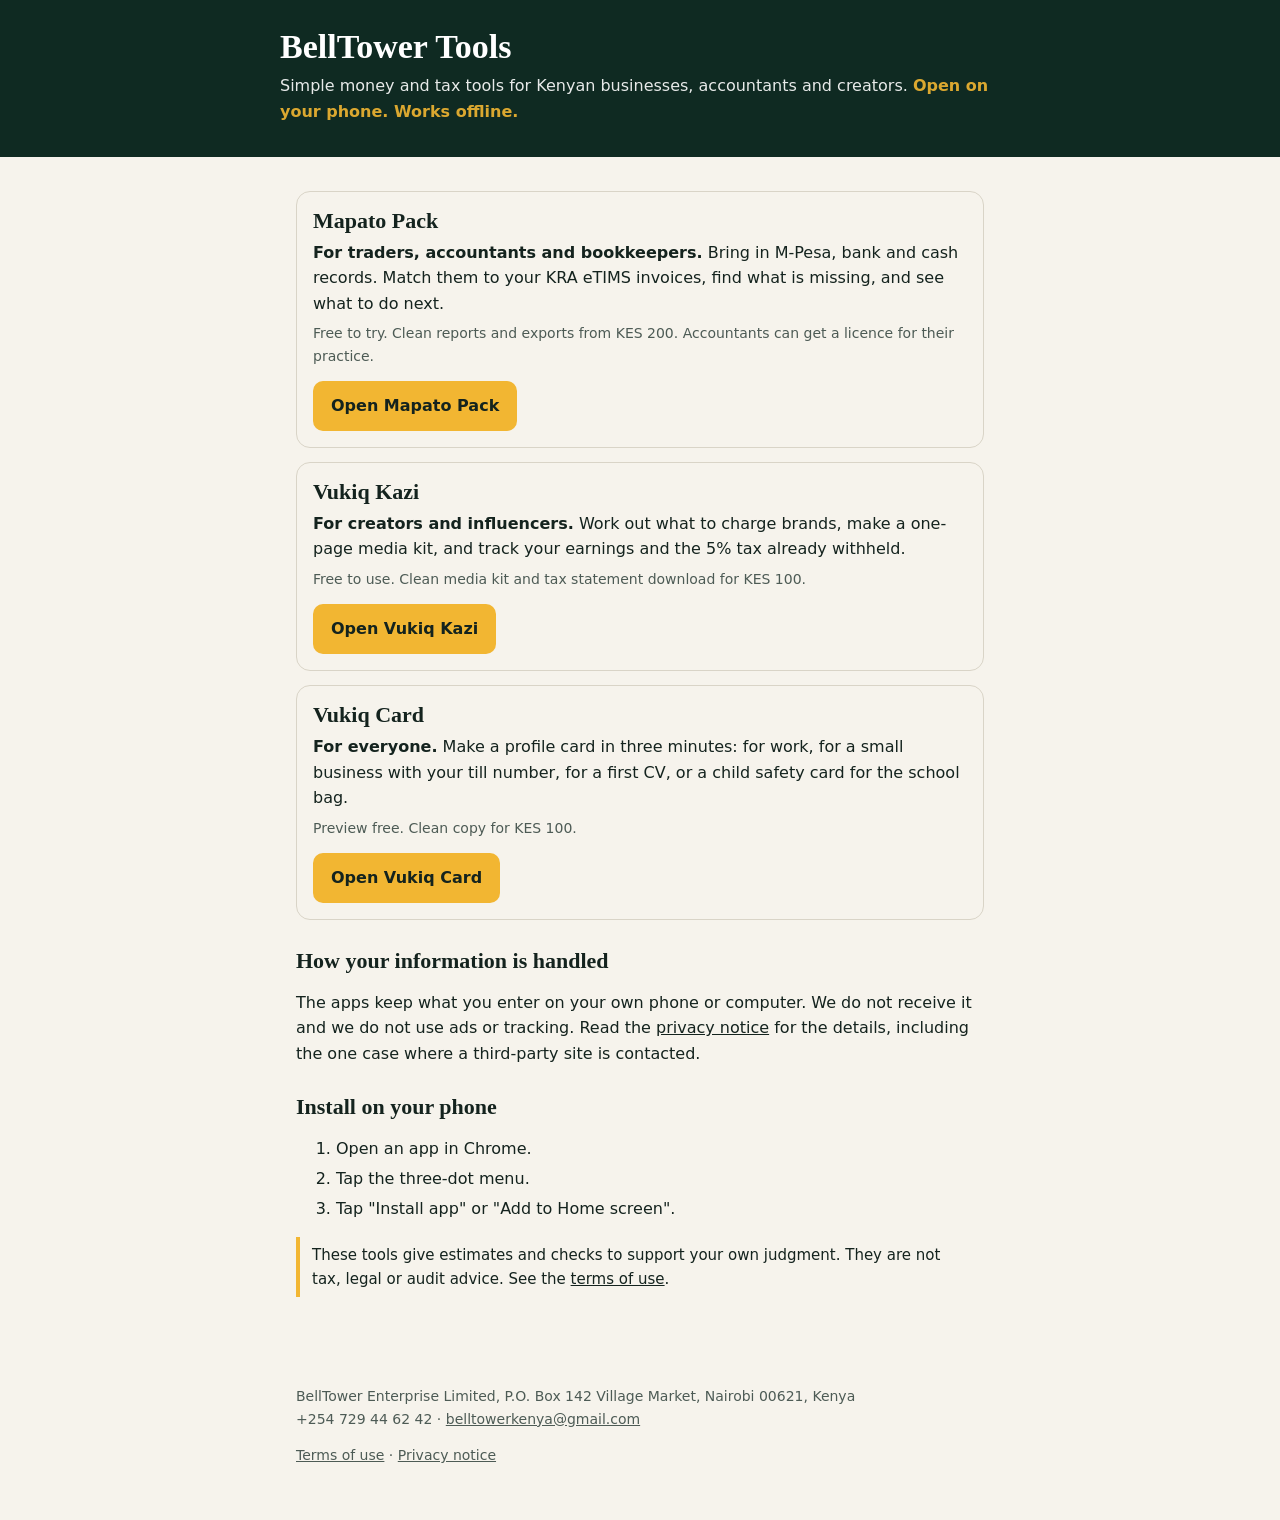
<file: index.html>
<!DOCTYPE html><html lang="en"><head><meta charset="utf-8"><meta name="viewport" content="width=device-width,initial-scale=1,viewport-fit=cover">
<meta name="theme-color" content="#0f2a22"><meta name="description" content="Money and tax tools for Kenyan businesses, accountants and creators. Works on your phone, offline.">
<title>BellTower Tools – money and tax tools for Kenya</title><link rel="icon" href="vukiq-mapato/icon.svg"><link rel="stylesheet" href="site.css"></head><body>
<header class="hero"><div><h1>BellTower Tools</h1><p>Simple money and tax tools for Kenyan businesses, accountants and creators. <span class="tag">Open on your phone. Works offline.</span></p></div></header>
<main>
<div class="card"><h2>Mapato Pack</h2><p><b>For traders, accountants and bookkeepers.</b> Bring in M-Pesa, bank and cash records. Match them to your KRA eTIMS invoices, find what is missing, and see what to do next.</p>
<p class="price">Free to try. Clean reports and exports from KES 200. Accountants can get a licence for their practice.</p><a class="btn" href="vukiq-mapato/">Open Mapato Pack</a></div>
<div class="card"><h2>Vukiq Kazi</h2><p><b>For creators and influencers.</b> Work out what to charge brands, make a one-page media kit, and track your earnings and the 5% tax already withheld.</p>
<p class="price">Free to use. Clean media kit and tax statement download for KES 100.</p><a class="btn" href="vukiq-kazi/">Open Vukiq Kazi</a></div>
<div class="card"><h2>Vukiq Card</h2><p><b>For everyone.</b> Make a profile card in three minutes: for work, for a small business with your till number, for a first CV, or a child safety card for the school bag.</p>
<p class="price">Preview free. Clean copy for KES 100.</p><a class="btn" href="vukiq/">Open Vukiq Card</a></div>
<h2>How your information is handled</h2>
<p>The apps keep what you enter on your own phone or computer. We do not receive it and we do not use ads or tracking. Read the <a href="privacy.html">privacy notice</a> for the details, including the one case where a third-party site is contacted.</p>
<h2>Install on your phone</h2>
<ol><li>Open an app in Chrome.</li><li>Tap the three-dot menu.</li><li>Tap "Install app" or "Add to Home screen".</li></ol>
<div class="note">These tools give estimates and checks to support your own judgment. They are not tax, legal or audit advice. See the <a href="terms.html">terms of use</a>.</div>
</main>
<footer><p>BellTower Enterprise Limited, P.O. Box 142 Village Market, Nairobi 00621, Kenya<br>+254 729 44 62 42 · <a href="mailto:belltowerkenya@gmail.com">belltowerkenya@gmail.com</a></p><p><a href="terms.html">Terms of use</a> · <a href="privacy.html">Privacy notice</a></p></footer></body></html>
</file>
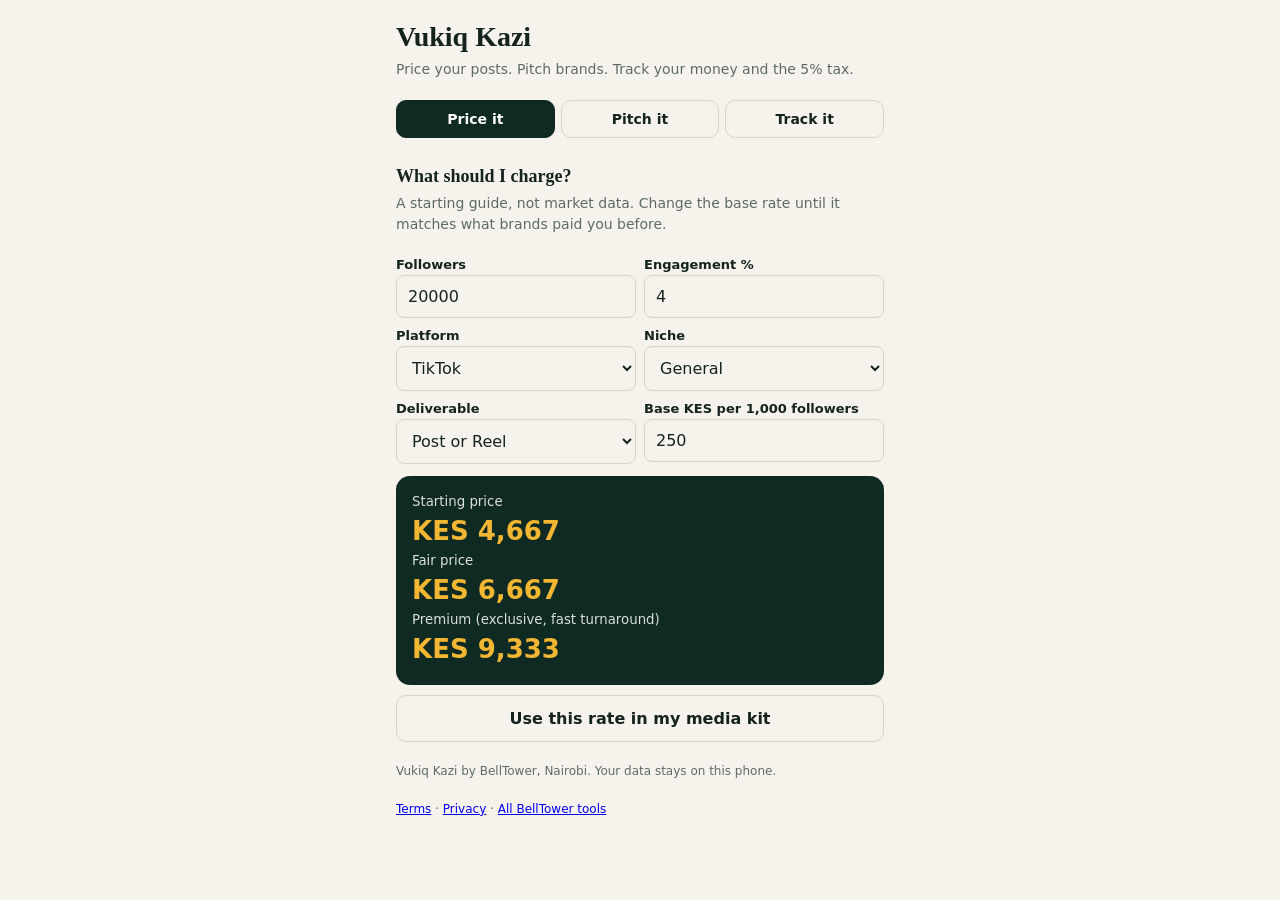
<file: vukiq-kazi/index.html>
<!DOCTYPE html><html lang="en"><head><meta charset="utf-8">
<meta name="viewport" content="width=device-width,initial-scale=1,viewport-fit=cover">
<meta name="theme-color" content="#0f2a22"><link rel="manifest" href="manifest.json"><link rel="icon" href="icon.svg">
<title>Vukiq Kazi – Price it. Pitch it. Track it.</title>
<style>
:root{--bg:#f6f3ec;--ink:#14231e;--g:#0f2a22;--gold:#f2b632;--mut:#5d6b65;--line:#d9d4c7}
@media(prefers-color-scheme:dark){:root{--bg:#0b1411;--ink:#eef0ea;--mut:#9fb0a8;--line:#27382f}}
*{box-sizing:border-box}html,body{margin:0}
body{background:var(--bg);color:var(--ink);font:16px/1.5 system-ui,sans-serif;padding:env(safe-area-inset-top) 0 env(safe-area-inset-bottom)}
main{max-width:520px;margin:auto;padding:16px 16px 70px}
h1{font:700 28px/1.1 Georgia,serif;margin:6px 0}h2{font:700 18px Georgia,serif;margin:20px 0 6px}
.s{color:var(--mut);font-size:14px;margin:0 0 12px}
label{display:block;font:600 13px system-ui;margin:10px 0 3px}
input,textarea,select{width:100%;padding:11px;border:1px solid var(--line);border-radius:8px;background:transparent;color:inherit;font:16px system-ui}
textarea{min-height:70px}:focus-visible{outline:3px solid var(--gold);outline-offset:2px}
.row{display:grid;grid-template-columns:1fr 1fr;gap:8px}
nav{display:grid;grid-template-columns:repeat(3,1fr);gap:6px;position:sticky;top:0;background:var(--bg);padding:8px 0;z-index:2}
nav button{padding:10px 4px;border:1px solid var(--line);border-radius:10px;background:transparent;color:inherit;font:600 14px system-ui}
nav button[aria-selected=true]{background:var(--g);color:#fff;border-color:var(--g)}
.btn{display:block;width:100%;padding:13px;border:0;border-radius:10px;background:var(--gold);color:#14231e;font:700 16px system-ui;margin-top:10px}
.btn.alt{background:transparent;color:inherit;border:1px solid var(--line)}
.res{background:var(--g);color:#fff;border-radius:14px;padding:16px;margin-top:12px}.res b{font-size:26px;color:var(--gold)}
.res small{display:block;opacity:.85}
.kit{background:var(--g);color:#fff;border-radius:16px;padding:20px;margin-top:12px;position:relative;overflow:hidden}
.kit h3{font:700 24px Georgia,serif;margin:0}.kit .t{color:var(--gold);font-weight:600;margin:0 0 10px}.kit p{margin:3px 0;font-size:14px}
.wm{position:absolute;inset:0;display:grid;place-items:center;font:800 50px system-ui;color:#ffffff22;transform:rotate(-20deg);pointer-events:none}
.pro .wm{display:none}
table{width:100%;border-collapse:collapse;font-size:14px;margin-top:8px}td,th{padding:6px 4px;border-bottom:1px solid var(--line);text-align:left}
td button{border:0;background:none;color:var(--mut);font-size:18px}
.pay{border:1px dashed var(--gold);border-radius:12px;padding:12px;margin-top:14px;font-size:14px}
.fine{font-size:12px;color:var(--mut);margin-top:20px}#msg{min-height:20px;font-size:14px}
section[hidden]{display:none}
@media print{body *{visibility:hidden}.kit,.kit *{visibility:visible}.kit{position:absolute;left:0;top:0;width:100%;-webkit-print-color-adjust:exact;print-color-adjust:exact}}
</style></head><body><main>
<h1>Vukiq Kazi</h1><p class="s">Price your posts. Pitch brands. Track your money and the 5% tax.</p>
<nav role="tablist"><button role="tab" data-t="rate" aria-selected="true">Price it</button><button role="tab" data-t="kit" aria-selected="false">Pitch it</button><button role="tab" data-t="inc" aria-selected="false">Track it</button></nav>

<section id="rate"><h2>What should I charge?</h2>
<p class="s">A starting guide, not market data. Change the base rate until it matches what brands paid you before.</p>
<div class="row"><div><label for="f">Followers</label><input id="f" type="number" inputmode="numeric" value="20000"></div><div><label for="g">Engagement %</label><input id="g" type="number" step="0.1" value="4"></div></div>
<div class="row"><div><label for="pl">Platform</label><select id="pl"><option value="1">TikTok</option><option value="1.2">Instagram</option><option value="1.5">YouTube</option><option value="0.8">Facebook</option><option value="0.6">WhatsApp status</option></select></div>
<div><label for="ni">Niche</label><select id="ni"><option value="1">General</option><option value="1.5">Business or money</option><option value="1.2">Fashion or beauty</option><option value="0.9">Comedy</option><option value="1.1">Education</option><option value="1">Music, MC, events</option></select></div></div>
<div class="row"><div><label for="dl">Deliverable</label><select id="dl"><option value="0.4">Story or status</option><option value="1" selected>Post or Reel</option><option value="1.5">Video integration</option><option value="2">Live session</option></select></div>
<div><label for="bs">Base KES per 1,000 followers</label><input id="bs" type="number" value="250"></div></div>
<div class="res" id="rr"></div>
<button class="btn alt" id="usek">Use this rate in my media kit</button></section>

<section id="kit" hidden><h2>Your media kit</h2>
<div class="row"><div><label for="kn">Name or brand</label><input id="kn"></div><div><label for="kw">WhatsApp</label><input id="kw" type="tel" inputmode="tel"></div></div>
<label for="kh">Platforms, one per line</label><textarea id="kh" placeholder="TikTok @name 20k&#10;Instagram @name 8k"></textarea>
<label for="ka">Your audience (city, age, interests)</label><textarea id="ka" placeholder="70% Nairobi, 18-30, fashion and campus life"></textarea>
<label for="kr">Rate per post (KES)</label><input id="kr" type="number" inputmode="numeric">
<div class="kit" id="kc"><h3 id="cn">Your name</h3><p class="t" id="cr"></p><div id="cl"></div><p id="ca"></p><p id="cw" style="color:var(--gold);font-weight:700"></p><div class="wm">PREVIEW</div></div>
<button class="btn" id="pitch">Copy pitch message for brands</button><button class="btn alt" id="prt">Print or save as PDF</button>
<div class="pay" id="pay"><b>KES 100</b> removes the watermark and unlocks the tax statement download.<br>Pay to <b id="till"></b> (<span id="tt"></span>), then enter your M-Pesa code.
<label for="c">M-Pesa code</label><input id="c" maxlength="10" autocapitalize="characters"><div id="msg" role="status"></div><button class="btn" id="unlock">Unlock</button></div></section>

<section id="inc" hidden><h2>Money in</h2>
<div class="row"><div><label for="is">Source</label><select id="is"><option>Brand deal</option><option>YouTube</option><option>Facebook</option><option>TikTok gifts</option><option>Sales</option><option>Tips</option><option>Other</option></select></div>
<div><label for="im">Gross amount (KES)</label><input id="im" type="number" inputmode="numeric"></div></div>
<label><input id="iw" type="checkbox" style="width:auto"> 5% was already withheld (platform or client)</label>
<button class="btn" id="add">Add</button>
<div class="res" id="ir"></div><table id="tb"></table>
<button class="btn alt" id="csv">Download tax statement (CSV, KES 100 unlock)</button>
<p class="fine">This is an estimate using the resident income tax bands, with only personal relief. It leaves out NSSF, SHIF, housing levy, expenses and other reliefs. Confirm your figures with KRA or an adviser. Nothing leaves your phone.</p></section>
<p class="fine">Vukiq Kazi by BellTower, Nairobi. Your data stays on this phone.</p>
<p class="fine"><a href="../terms.html">Terms</a> · <a href="../privacy.html">Privacy</a> · <a href="../">All BellTower tools</a></p>
</main>
<script>
const CONFIG={payTo:"0729 446 242",payType:"Pochi la Biashara",verifyUrl:"",price:100};
const $=i=>document.getElementById(i),K=n=>'KES '+Math.round(n).toLocaleString('en-KE');
const ld=(k,d)=>{try{return JSON.parse(localStorage.getItem(k))??d}catch(x){return d}},sv=(k,v)=>{try{localStorage.setItem(k,JSON.stringify(v))}catch(x){}};
document.querySelectorAll('nav button').forEach(b=>b.onclick=()=>{document.querySelectorAll('nav button').forEach(x=>x.setAttribute('aria-selected',x===b));['rate','kit','inc'].forEach(s=>$(s).hidden=s!==b.dataset.t)});
// Rate card
function rate(){const f=+$('f').value||0,e=+$('g').value||0,b=+$('bs').value||0;
const eng=Math.min(2.5,Math.max(.5,e/3));const mid=f/1000*b*eng*$('pl').value*$('ni').value*$('dl').value;
$('rr').innerHTML='';const mk=(t,v)=>{const d=document.createElement('small');d.textContent=t;const x=document.createElement('b');x.textContent=K(v);$('rr').append(d,x)};
mk('Starting price',mid*.7);mk('Fair price',mid);mk('Premium (exclusive, fast turnaround)',mid*1.4);window.MID=Math.round(mid/100)*100}
['f','g','pl','ni','dl','bs'].forEach(i=>$(i).oninput=rate);
$('usek').onclick=()=>{$('kr').value=window.MID;draw();document.querySelector('[data-t=kit]').click()};
// Media kit
function draw(){$('cn').textContent=$('kn').value||'Your name';$('cr').textContent=$('kr').value?'From '+K($('kr').value)+' per post':'';
$('cl').innerHTML='';$('kh').value.split('\n').filter(x=>x.trim()).slice(0,6).forEach(x=>{const p=document.createElement('p');p.textContent='• '+x;$('cl').appendChild(p)});
$('ca').textContent=$('ka').value;$('cw').textContent=$('kw').value?'WhatsApp '+$('kw').value:'';
sv('kz',{n:$('kn').value,w:$('kw').value,h:$('kh').value,a:$('ka').value,r:$('kr').value})}
['kn','kw','kh','ka','kr'].forEach(i=>$(i).oninput=draw);
$('prt').onclick=()=>print();
$('pitch').onclick=()=>{const t=`Hi, I'm ${$('kn').value||'[name]'}. I create content for ${$('ka').value||'[audience]'}.\n${$('kh').value}\nRate: from ${K($('kr').value||0)} per post. I can share past results and a media kit.\nWhatsApp: ${$('kw').value}`;
navigator.clipboard?navigator.clipboard.writeText(t).then(()=>$('msg').textContent='Copied. Paste it into WhatsApp or DM.'):0};
// Unlock
$('till').textContent=CONFIG.payTo;$('tt').textContent=CONFIG.payType;
const pro=()=>ld('kzp',false);function setPro(){$('kc').classList.add('pro');$('pay').hidden=true}
$('unlock').onclick=async()=>{const c=$('c').value.trim().toUpperCase(),u=ld('kzu',[]);
if(!/^[A-Z0-9]{10}$/.test(c)){$('msg').textContent='The code has 10 letters and numbers. Check your M-Pesa SMS.';return}
if(u.includes(c)){$('msg').textContent='This code was already used.';return}
if(CONFIG.verifyUrl){$('msg').textContent='Checking…';try{const j=await(await fetch(CONFIG.verifyUrl,{method:'POST',headers:{'Content-Type':'application/json'},body:JSON.stringify({code:c,amount:CONFIG.price})})).json();if(!j.ok){$('msg').textContent='Payment not found yet. Wait a minute and retry.';return}}catch(x){$('msg').textContent='No connection. Try again.';return}}
u.push(c);sv('kzu',u);sv('kzp',true);setPro();$('msg').textContent='Unlocked.'};
// Earnings and tax
function tax(y){const B=[[288000,.10],[100000,.25],[5612000,.30],[3600000,.325],[Infinity,.35]];let r=y,t=0;for(const[w,p]of B){const x=Math.min(r,w);t+=x*p;r-=x;if(r<=0)break}return Math.max(0,t-28800)}
function inc(){const L=ld('kzi',[]);let g=0,w=0;L.forEach(x=>{g+=x.m;if(x.w)w+=x.m*.05});
const due=tax(g);$('ir').innerHTML='';const mk=(t,v)=>{const d=document.createElement('small');d.textContent=t;const x=document.createElement('b');x.style.fontSize='20px';x.textContent=K(v);$('ir').append(d,x)};
mk('Total earned',g);mk('Tax already withheld (credit)',w);mk('Estimated tax for the year so far',due);mk('Estimated balance to pay KRA',Math.max(0,due-w));
$('tb').innerHTML='';L.slice().reverse().slice(0,30).forEach((x,i)=>{const r=$('tb').insertRow();r.insertCell().textContent=x.d;r.insertCell().textContent=x.s;r.insertCell().textContent=K(x.m)+(x.w?' *':'');const b=document.createElement('button');b.textContent='×';b.setAttribute('aria-label','Delete');b.onclick=()=>{L.splice(L.length-1-i,1);sv('kzi',L);inc()};r.insertCell().appendChild(b)})}
$('add').onclick=()=>{const m=+$('im').value;if(!(m>0))return;const L=ld('kzi',[]);L.push({d:new Date().toISOString().slice(0,10),s:$('is').value,m,w:$('iw').checked});sv('kzi',L);$('im').value='';inc()};
$('csv').onclick=()=>{if(!pro()){document.querySelector('[data-t=kit]').click();$('msg').textContent='Unlock for KES 100 to download.';return}
const L=ld('kzi',[]);const q=s=>'"'+String(s).replace(/"/g,'""')+'"';const t='Date,Source,Gross KES,Withheld 5% KES\n'+L.map(x=>[x.d,q(x.s),x.m,x.w?Math.round(x.m*.05):0].join(',')).join('\n');
const a=document.createElement('a');a.href=URL.createObjectURL(new Blob([t],{type:'text/csv'}));a.download='income-statement.csv';a.click()};
const s=ld('kz',null);if(s){$('kn').value=s.n||'';$('kw').value=s.w||'';$('kh').value=s.h||'';$('ka').value=s.a||'';$('kr').value=s.r||''}
if(pro())setPro();rate();draw();inc();
if('serviceWorker'in navigator)navigator.serviceWorker.register('sw.js').catch(()=>{});
</script></body></html>
</file>
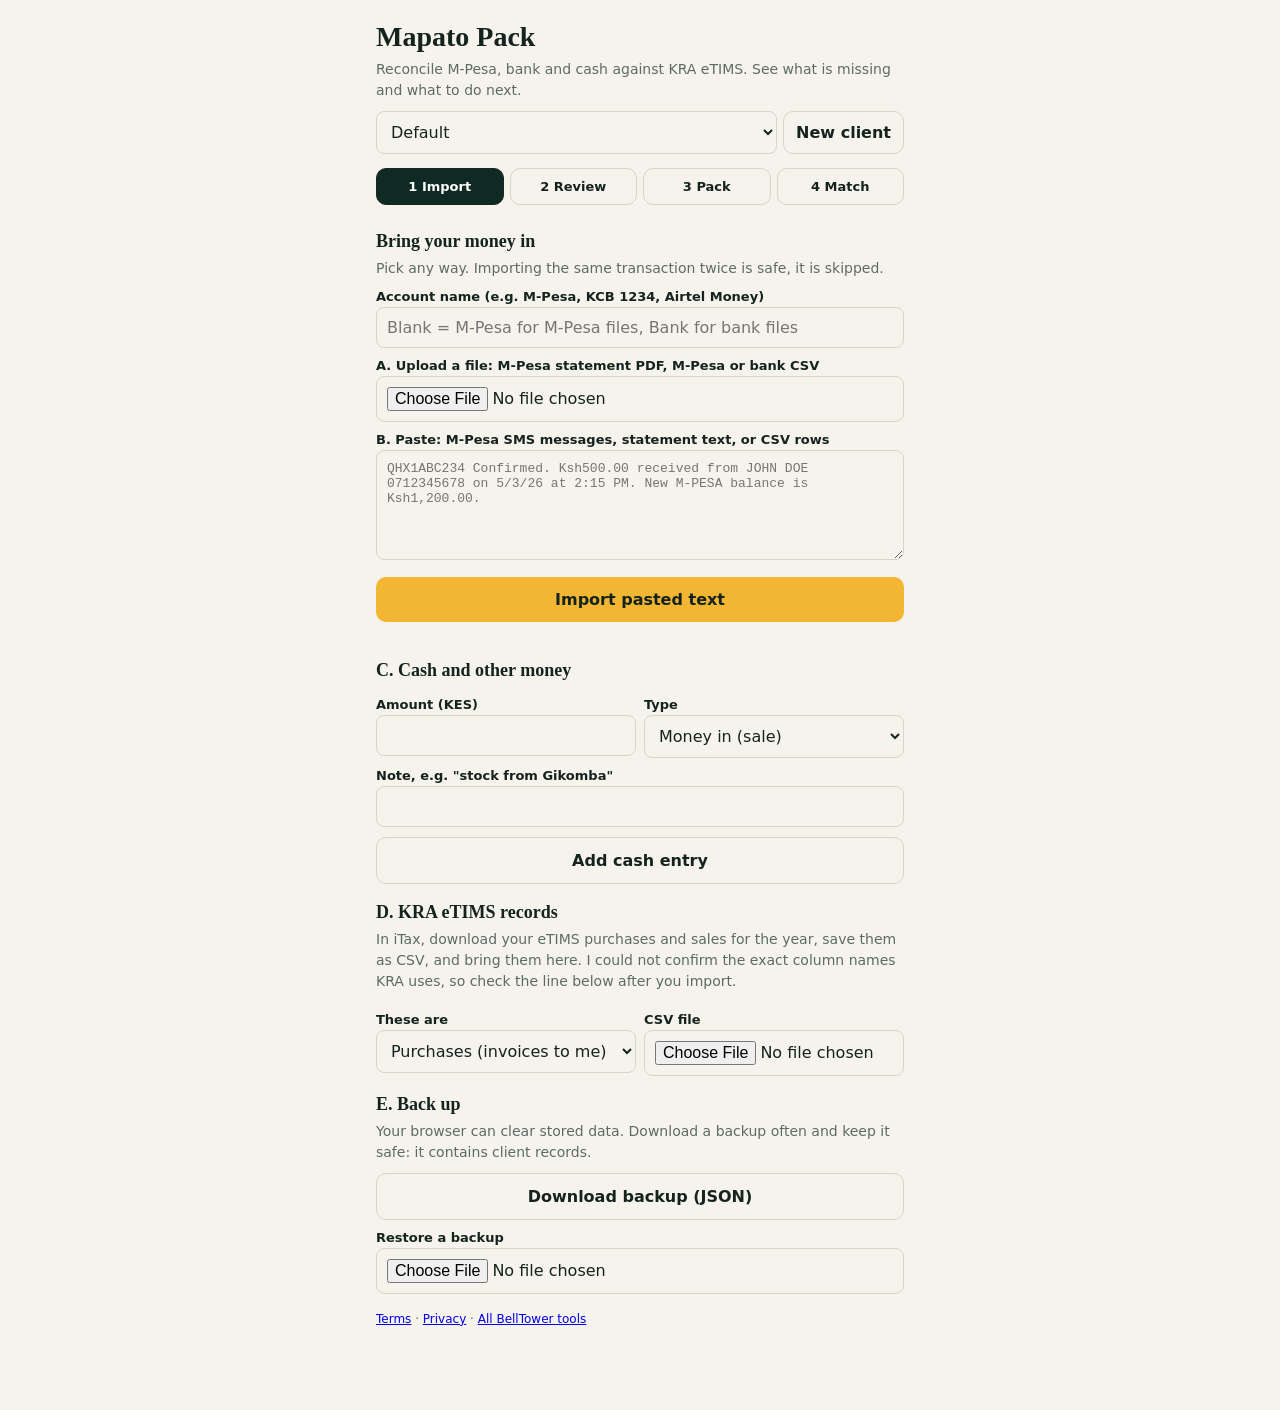
<file: vukiq-mapato/index.html>
<!DOCTYPE html><html lang="en"><head><meta charset="utf-8">
<meta name="viewport" content="width=device-width,initial-scale=1,viewport-fit=cover">
<meta http-equiv="Content-Security-Policy" content="default-src 'self'; script-src 'self' 'unsafe-inline' https://cdnjs.cloudflare.com; worker-src 'self' blob: https://cdnjs.cloudflare.com; style-src 'self' 'unsafe-inline'; img-src 'self' data: blob:; connect-src 'self' https:">
<meta name="theme-color" content="#0f2a22"><link rel="manifest" href="manifest.json"><link rel="icon" href="icon.svg">
<title>Mapato Pack</title>
<style>
:root{--bg:#f6f3ec;--ink:#14231e;--g:#0f2a22;--gold:#f2b632;--mut:#5d6b65;--line:#d9d4c7;--bad:#b3261e}
@media(prefers-color-scheme:dark){:root{--bg:#0b1411;--ink:#eef0ea;--mut:#9fb0a8;--line:#27382f;--bad:#ff8a80}}
*{box-sizing:border-box}html,body{margin:0}
body{background:var(--bg);color:var(--ink);font:16px/1.5 system-ui,sans-serif;padding:env(safe-area-inset-top) 0 env(safe-area-inset-bottom)}
main{max-width:560px;margin:auto;padding:16px 16px 70px}
h1{font:700 28px/1.1 Georgia,serif;margin:6px 0}h2{font:700 18px Georgia,serif;margin:18px 0 6px}
.s{color:var(--mut);font-size:14px;margin:0 0 10px}
label{display:block;font:600 13px system-ui;margin:10px 0 3px}
input,textarea,select{width:100%;padding:10px;border:1px solid var(--line);border-radius:8px;background:transparent;color:inherit;font:16px system-ui}
textarea{min-height:110px;font:13px monospace}:focus-visible{outline:3px solid var(--gold);outline-offset:2px}
.row{display:grid;grid-template-columns:1fr 1fr;gap:8px}
nav{display:grid;grid-template-columns:repeat(4,1fr);gap:6px;position:sticky;top:0;background:var(--bg);padding:8px 0;z-index:2}
nav button{padding:10px 2px;font-size:13px!important;border:1px solid var(--line);border-radius:10px;background:transparent;color:inherit;font:600 14px system-ui}
nav button[aria-selected=true]{background:var(--g);color:#fff;border-color:var(--g)}
.btn{display:block;width:100%;padding:13px;border:0;border-radius:10px;background:var(--gold);color:#14231e;font:700 16px system-ui;margin-top:10px}
.btn.alt{background:transparent;color:inherit;border:1px solid var(--line)}
.res{background:var(--g);color:#fff;border-radius:14px;padding:14px;margin-top:10px}.res b{font-size:22px;color:var(--gold);display:block}
.res .risk b{color:#ffb4a8}.res small{opacity:.85}
table{width:100%;border-collapse:collapse;font-size:13px;margin-top:8px}td,th{padding:5px 3px;border-bottom:1px solid var(--line);text-align:left;vertical-align:middle}
td select{padding:4px;font-size:13px}td input{width:auto}
.bar{display:grid;grid-template-columns:1fr auto;gap:6px;margin-bottom:6px}.bar .btn{margin:0;width:auto;padding:10px 12px}.step{border-left:4px solid var(--gold);padding:4px 10px;margin:8px 0;font-size:14px}.step b{display:block}
td select,td input[type=checkbox]{min-height:36px}input[type=checkbox]{width:22px!important;height:22px}.warn{background:var(--bad);color:#fff;padding:10px;border-radius:8px;margin:8px 0}.hd{font-size:12px;border-bottom:1px solid var(--line);margin-bottom:8px;padding-bottom:6px;color:var(--mut)}details{margin:10px 0;border:1px solid var(--line);border-radius:10px;padding:8px 12px}
.pay{border:1px dashed var(--gold);border-radius:12px;padding:12px;margin-top:14px;font-size:14px}
.fine{font-size:12px;color:var(--mut);margin-top:16px}#msg,#im{min-height:20px;font-size:14px}
section[hidden]{display:none}.wm{display:grid;place-items:center;font:800 22px system-ui;color:var(--mut);opacity:.5}.pro .wm{display:none}
#pk{position:relative}
@media print{body *{visibility:hidden}#pk,#pk *{visibility:visible}#pk{position:absolute;left:0;top:0;width:100%;color:#000}body.prec #pk,body.prec #pk *{visibility:hidden}body.prec #rpt,body.prec #rpt *{visibility:visible}body.prec #rpt{position:absolute;left:0;top:0;width:100%;color:#000}}
</style></head><body><main>
<h1>Mapato Pack</h1><p class="s">Reconcile M-Pesa, bank and cash against KRA eTIMS. See what is missing and what to do next.</p>
<div class="bar"><select id="cl" aria-label="Client"></select><button class="btn alt" id="ncl">New client</button></div>
<nav role="tablist"><button role="tab" data-t="imp" aria-selected="true">1 Import</button><button role="tab" data-t="rev" aria-selected="false">2 Review</button><button role="tab" data-t="pak" aria-selected="false">3 Pack</button><button role="tab" data-t="rec" aria-selected="false">4 Match</button></nav>

<div class="warn" id="wn" hidden role="alert"></div><section id="imp"><h2>Bring your money in</h2>
<p class="s">Pick any way. Importing the same transaction twice is safe, it is skipped.</p>
<label for="an">Account name (e.g. M-Pesa, KCB 1234, Airtel Money)</label><input id="an" placeholder="Blank = M-Pesa for M-Pesa files, Bank for bank files">
<label for="fl">A. Upload a file: M-Pesa statement PDF, M-Pesa or bank CSV</label><input id="fl" type="file" accept=".pdf,.csv,.txt,.tsv">
<label for="pt">B. Paste: M-Pesa SMS messages, statement text, or CSV rows</label><textarea id="pt" placeholder="QHX1ABC234 Confirmed. Ksh500.00 received from JOHN DOE 0712345678 on 5/3/26 at 2:15 PM. New M-PESA balance is Ksh1,200.00."></textarea>
<button class="btn" id="go">Import pasted text</button><div id="im" role="status"></div>
<h2>C. Cash and other money</h2>
<div class="row"><div><label for="ca">Amount (KES)</label><input id="ca" type="number" inputmode="numeric"></div><div><label for="ct">Type</label><select id="ct"><option value="in">Money in (sale)</option><option value="out">Money out (expense)</option></select></div></div>
<label for="cn">Note, e.g. "stock from Gikomba"</label><input id="cn"><button class="btn alt" id="cadd">Add cash entry</button>
<h2>D. KRA eTIMS records</h2><p class="s">In iTax, download your eTIMS purchases and sales for the year, save them as CSV, and bring them here. I could not confirm the exact column names KRA uses, so check the line below after you import.</p>
<div class="row"><div><label for="ek">These are</label><select id="ek"><option value="purchase">Purchases (invoices to me)</option><option value="sale">Sales (invoices I issued)</option></select></div><div><label for="ef">CSV file</label><input id="ef" type="file" accept=".csv,.txt"></div></div><div id="em" role="status"></div><h2>E. Back up</h2><p class="s">Your browser can clear stored data. Download a backup often and keep it safe: it contains client records.</p><button class="btn alt" id="bk">Download backup (JSON)</button><label for="rs2">Restore a backup</label><input id="rs2" type="file" accept=".json"></section>

<section id="rev" hidden><h2>Check the categories</h2>
<p class="s">Fix anything wrong. Mark "Personal" for family money. Tick eTIMS where you have a KRA invoice.</p>
<div class="row"><div><label for="yr">Year</label><select id="yr"></select></div><div><label for="fq">Show</label><select id="fq"><option value="all">All</option><option value="risk">Expenses without eTIMS</option><option value="Sale">Sales only</option></select></div></div>
<div id="ih"></div><table id="tb"></table><button class="btn alt" id="more" hidden>Show more</button><button class="btn alt" id="clr">Delete all my data</button></section>

<section id="pak" hidden><h2>Your Mapato Pack</h2><details><summary><b>Client and settings</b></summary><div class="row"><div><label for="s_pin">Client KRA PIN</label><input id="s_pin" maxlength="11"></div><div><label for="s_type">Tax basis</label><select id="s_type"><option value="ind">Individual or sole trader (bands)</option><option value="company">Company (30%)</option><option value="tot">Turnover tax (gross sales)</option></select></div></div><div class="row"><div><label for="s_tot">Turnover tax % (confirm with KRA)</label><input id="s_tot" type="number" step="0.1"></div><div><label for="s_df">Bank file date format</label><select id="s_df"><option value="dmy">Day/Month/Year</option><option value="mdy">Month/Day/Year</option></select></div></div><div class="row"><div><label for="s_tol">Match tolerance (KES)</label><input id="s_tol" type="number"></div><div><label for="s_win">Match window (days)</label><input id="s_win" type="number"></div></div><div class="row"><div><label for="s_big">Review flag from (KES)</label><input id="s_big" type="number"></div><div><label for="s_pb">Prepared by</label><input id="s_pb"></div></div><label for="s_rb">Reviewed by</label><input id="s_rb"></details><div id="pk"><div class="hd"></div><div class="res" id="sm"></div><table id="mt"></table><div class="wm">PREVIEW – KES 200 TO UNLOCK</div></div>
<button class="btn" id="csv">Download full pack (CSV)</button><button class="btn alt" id="prt">Print or save as PDF</button>
<div class="pay" id="pay"><b>KES 200</b> unlocks the pack for this phone.<br>Pay to <b id="till"></b> (<span id="tt"></span>), then enter the licence code you receive.
<label for="c">Licence code (or M-Pesa code)</label><input id="c" maxlength="10" autocapitalize="characters"><div id="msg" role="status"></div><button class="btn" id="unlock">Unlock</button></div>
<p class="fine">This is an estimate for people taxed on profit. If you pay turnover tax on gross sales, expenses do not reduce it, so the eTIMS figure does not apply to you. It ignores NSSF, SHIF, housing levy and other reliefs. Rates and rules change, so confirm with KRA or an adviser. Everything stays on this phone. Keep tax records for at least five years; confirm longer periods that apply to your firm. Cash basis only: this is not IFRS accrual accounting.</p></section>
<section id="rec" hidden><h2>Match and reconcile</h2><p class="s">Checks your accounts against each other and against eTIMS, finds gaps, and lists next steps.</p><button class="btn" id="run">Run matching and tick matched invoices</button>
<div id="rpt"><div class="hd"></div><div class="res" id="rs"></div><h2>Next steps</h2><div id="ns"></div></div>
<button class="btn alt" id="nei">Download non-eTIMS schedule (CSV)</button><button class="btn alt" id="rcv">Download reconciliation report (CSV)</button><button class="btn alt" id="rpr">Print report</button><button class="btn alt" id="lgd">Download audit log (CSV)</button><div id="rm" role="status" class="s"></div></section>
<p class="fine"><a href="../terms.html">Terms</a> · <a href="../privacy.html">Privacy</a> · <a href="../">All BellTower tools</a></p>
</main>
<script>
const CONFIG={payTo:"0729 446 242",payType:"Pochi la Biashara",verifyUrl:"",price:200,pub:{"crv":"P-256","ext":true,"key_ops":["verify"],"kty":"EC","x":"EkPgi70pp9-a4nMBUFkfV1q8V4RforU2vKCSbzJX-Lw","y":"fAj0yLkvx0tNZHMzGbQvfOfiWz7AhLMzkKmi3TUrBMk"}};
/*PARSERS*/
const num=s=>{s=String(s).trim();const neg=/^\(.*\)$/.test(s)||/-\s*$/.test(s)||/\bDr\b/i.test(s)||/^-/.test(s);const v=parseFloat(s.replace(/[^\d.]/g,''))||0;return neg?-v:v};
let DFMT='dmy';const setDfmt=f=>{DFMT=f==='mdy'?'mdy':'dmy'};
const cell=s=>{s=String(s==null?'':s);return/^[=+\-@\t\r]/.test(s)?"'"+s:s};
const okPin=p=>/^[AP]\d{9}[A-Z]$/i.test(String(p||'').trim());
const MO=['jan','feb','mar','apr','may','jun','jul','aug','sep','oct','nov','dec'];
function parseDate(s){s=String(s).trim();let m,y,mo,d;
if(m=s.match(/^(\d{4})-(\d{2})-(\d{2})/)){y=+m[1];mo=+m[2];d=+m[3]}
else if(m=s.match(/^(\d{1,2})[\/\-.](\d{1,2})[\/\-.](\d{2,4})/)){const a=+m[1],b=+m[2];y=m[3].length==2?2000+(+m[3]):+m[3];if(a>12){d=a;mo=b}else if(b>12){mo=a;d=b}else if(DFMT==='mdy'){mo=a;d=b}else{d=a;mo=b}}
else if(m=s.match(/^(\d{1,2})[ \-]([A-Za-z]{3})[a-z]*[ \-,]+(\d{2,4})/)){mo=MO.indexOf(m[2].toLowerCase())+1;d=+m[1];y=m[3].length==2?2000+(+m[3]):+m[3]}
else return'';
if(!(mo>=1&&mo<=12&&d>=1&&d<=31&&y>=2000&&y<=2100))return'';
if(d>new Date(Date.UTC(y,mo,0)).getUTCDate())return'';
return y+'-'+String(mo).padStart(2,'0')+'-'+String(d).padStart(2,'0')}
function classify(t,d){d=d||'';
if(/overdraft|od loan|fuliza|loan/i.test(d))return'Loan';
if(/reversal/i.test(d))return'Transfer';
if(t==='out'){if(/withdraw|cash out/i.test(d))return'Transfer';if(/charge|fee|transaction cost/i.test(d))return'Fee';return'Expense'}
return/deposit of funds|cash in/i.test(d)?'Transfer':'Sale'}
const mk=(id,d,t,a,p,s,bal,dt)=>({id,d,t,a,p:String(p||'').slice(0,80),s,c:classify(t,p),e:false,bal:bal==null?null:bal,dt:dt||d});
function parseStatement(x){const o=[],re=/\b([A-Z0-9]{10})\s+(\d{4}-\d{2}-\d{2})\s+(\d{2}:\d{2}:\d{2})\s+([\s\S]+?)\s+(COMPLETED|FAILED|CANCELLED)\s+([\d,]+\.\d{2})\s+([\d,]+\.\d{2})\s+(-?[\d,]+\.\d{2})/g;let m;
while(m=re.exec(x)){if(m[5]!=='COMPLETED')continue;const i=num(m[6]),w=num(m[7]);if(!i&&!w)continue;const t=i>0?'in':'out',a=i>0?i:w;
o.push(mk(m[1]+'-'+t+'-'+a,m[2],t,a,m[4].replace(/\s+/g,' ').trim(),'mpesa',num(m[8]),m[2]+' '+m[3]))}return o}
function parseSms(x){const o=[];for(const p of x.split(/(?=\b[A-Z0-9]{10}\s+Confirmed)/)){const m=p.match(/^([A-Z0-9]{10})\s+Confirmed\.?\s*([\s\S]*)/);if(!m)continue;const b=m[2];
const am=b.match(/Ksh\s?([\d,]+(?:\.\d+)?)/i);if(!am)continue;const a=num(am[1]);const dm=b.match(/\bon\s+(\d{1,2}\/\d{1,2}\/\d{2,4})/);
let t='out',pty='';
if(/received\b[\s\S]*?\bfrom/i.test(b)){t='in';pty=(b.match(/\bfrom\s+(.+?)(?:\s+\d{9,12})?\s+on\s/i)||[])[1]||''}
else if(/(?:paid to|sent to)/i.test(b)){pty=(b.match(/(?:paid to|sent to)\s+(.+?)\.?\s+on\s/i)||[])[1]||''}
else if(/withdraw/i.test(b))pty='Withdraw cash';else if(/airtime|bought/i.test(b))pty='Airtime';
const f=num((b.match(/Transaction cost,?\s*Ksh\s?([\d,]+(?:\.\d+)?)/i)||[])[1]);
const bl=(b.match(/balance is\s*Ksh\s?(-?[\d,]+(?:\.\d+)?)/i)||[])[1],tm=b.match(/\bat\s+(\d{1,2}):(\d{2})\s*(AM|PM)/i);
const d=dm?parseDate(dm[1]):'';let dt=d;if(d&&tm)dt+=' '+String((+tm[1]%12)+(/pm/i.test(tm[3])?12:0)).padStart(2,'0')+':'+tm[2]+':00';
const e=mk(m[1]+'-'+t+'-'+a,d,t,a,pty,'sms',bl==null?null:num(bl),dt);e.fx=t==='out'?f:0;o.push(e);
if(t==='out'&&f>0)o.push(mk(m[1]+'-fee',d,'out',f,'M-Pesa charge','sms',null,dt))}return o}
function csvRows(t){const r=[];let row=[],f='',q=false;for(let i=0;i<t.length;i++){const c=t[i];
if(q){if(c=='"'){if(t[i+1]=='"'){f+='"';i++}else q=false}else f+=c}
else if(c=='"')q=true;else if(c==','||c==';'||c=='\t'){row.push(f);f=''}
else if(c=='\n'||c=='\r'){if(c=='\r'&&t[i+1]=='\n')i++;row.push(f);r.push(row);row=[];f=''}else f+=c}
row.push(f);r.push(row);return r.filter(x=>x.some(y=>y.trim()))}
function parseCsv(x){const R=csvRows(x);let hi=-1;
for(let i=0;i<Math.min(R.length,20);i++){const j=R[i].join('|');if(/date|time/i.test(j)&&/credit|debit|paid in|withdraw|amount|money/i.test(j)){hi=i;break}}
if(hi<0)return[];const h=R[hi].map(c=>c.trim().toLowerCase());const F=re=>h.findIndex(c=>re.test(c));
let cD=F(/completion/);if(cD<0)cD=F(/date|time/);const cDe=F(/details|description|narrat|particular|remark/),cIn=F(/paid in|credit|money in|deposit|received/),cOut=F(/withdraw|debit|paid out|money out/),cAm=F(/^amount/),cId=F(/receipt|reference|^ref|trans(action)?[ _]?id/),cSt=F(/status/),cB=F(/balance/);
const o=[];for(const r of R.slice(hi+1)){if(cSt>=0&&r[cSt]&&!/complet|success/i.test(r[cSt]))continue;
const d=parseDate(r[cD]||'');if(!d)continue;let i=cIn>=0?num(r[cIn]):0,w=cOut>=0?Math.abs(num(r[cOut])):0;
if(!i&&!w&&cAm>=0){const v=num(r[cAm]);if(v>0)i=v;else w=-v}if(!i&&!w)continue;const t=i>0?'in':'out',a=i>0?i:w;
const desc=cDe>=0?r[cDe]:'',idc=cId>=0?(r[cId]||'').trim():'';const mp=/^[A-Z0-9]{10}$/.test(idc)&&/\d/.test(idc);
const bal=cB>=0&&(r[cB]||'').trim()!==''?num(r[cB]):null,tm=(r[cD]||'').match(/\d{2}:\d{2}:\d{2}/);
o.push(mk(mp?idc+'-'+t+'-'+a:d+'|'+a+'|'+t+'|'+desc.slice(0,30)+'|'+(bal==null?'':bal),d,t,a,desc.replace(/\s+/g,' ').trim(),mp?'mpesa':'bank',bal,d+' '+(tm?tm[0]:'00:00:00')))}return o}
function parseAny(x){let r=parseStatement(x);if(r.length)return r;r=parseSms(x);if(r.length)return r;return parseCsv(x)}
function parseEtims(x,k){const R=csvRows(x);let hi=-1;
for(let i=0;i<Math.min(R.length,20);i++){const j=R[i].join('|');if(/invoice|receipt|control/i.test(j)&&/date/i.test(j)&&/total|amount|value|gross/i.test(j)){hi=i;break}}
if(hi<0)return{rows:[],note:'I could not find the headings. The file needs columns for invoice number, date and total amount.'};
const h=R[hi].map(c=>c.trim().toLowerCase()),F=re=>h.findIndex(c=>re.test(c));
let cI=F(/invoice (no|num)|receipt (no|num)|control unit|cu inv|^invoice$|^receipt$/);if(cI<0)cI=F(/invoice|receipt|ref/);
const cD=F(/date/),cP=F(/pin/),cN=F(/name|supplier|seller|customer|buyer|trader/),cT=F(/type|document/);let cA=F(/total/);if(cA<0)cA=h.findIndex(c=>/amount|gross|value/.test(c)&&!/tax|vat/.test(c));
if(cI<0||cD<0||cA<0)return{rows:[],note:'A column is missing: invoice number, date or total amount.'};
const rows=[];for(const r of R.slice(hi+1)){const d=parseDate(r[cD]||''),raw=num(r[cA]);if(!d||!raw)continue;const inv=(r[cI]||'').trim(),pin=cP>=0?(r[cP]||'').trim():'';
rows.push({id:k+'-'+inv+'-'+raw,k,d,inv,pin,nm:cN>=0?(r[cN]||'').trim():'',a:Math.abs(raw),cn:raw<0||(cT>=0&&/credit/i.test(r[cT]||'')),bp:!!pin&&!okPin(pin)})}
return{rows,note:'Columns used: invoice "'+R[hi][cI]+'", date "'+R[hi][cD]+'", total "'+R[hi][cA]+'".'}}
function tax(y){const B=[[288000,.10],[100000,.25],[5612000,.30],[3600000,.325],[Infinity,.35]];let r=y,t=0;for(const[w,p]of B){const x=Math.min(r,w);t+=x*p;r-=x;if(r<=0)break}return Math.max(0,t-28800)}
function taxCalc(type,profit,gross,rate){if(type==='company')return Math.max(0,profit)*0.30;if(type==='tot')return Math.max(0,gross)*(rate||1.5)/100;return tax(Math.max(0,profit))}
const AC=e=>e.ac||({mpesa:'M-Pesa',sms:'M-Pesa',bank:'Bank',cash:'Cash'}[e.s]||'Other');
function recon(E,T,y,o){o=Object.assign({tol:1,win:7,big:1e6},o||{});const tol=+o.tol||0,win=+o.win||7;const ye=e=>(e.d||'').startsWith(y),dy=s=>Date.parse(s)/864e5,R={};
const toks=s=>new Set(String(s||'').toUpperCase().split(/[^A-Z0-9]+/).filter(w=>w.length>3&&!/^(PAYMENT|MERCHANT|CUSTOMER|TRANSFER|LIMITED|COMPANY)$/.test(w)));
const nm=(a,b)=>{const z=toks(b.nm||b.p);for(const w of toks(a.p))if(z.has(w))return true;return false};
const pair=(A,B,ok)=>{const bk=new Map();B.forEach(b=>{const k=Math.round(b.a);(bk.get(k)||bk.set(k,[]).get(k)).push(b)});const used=new Set(),m=[],r=Math.ceil(tol)+1,rem=new Set(A);
for(const pass of[1,0])for(const a of A){if(!rem.has(a))continue;let best=null,bs=1e9;const k0=Math.round(a.a);for(let k=k0-r;k<=k0+r;k++){const L=bk.get(k);if(!L)continue;for(const b of L){if(used.has(b)||Math.abs(b.a-a.a)>tol||(ok&&!ok(a,b)))continue;if(pass&&!nm(a,b))continue;const dd=Math.abs(dy(b.d)-dy(a.d));if(dd>win)continue;if(dd<bs){best=b;bs=dd}}}if(best){used.add(best);m.push([a,best]);rem.delete(a)}}
const un=A.filter(a=>rem.has(a));
const left=B.filter(b=>!used.has(b)),s=[];
if(!ok&&left.length&&un.length&&left.length*un.length<4e6){const ub=new Map();un.forEach(a=>{const k=Math.round(a.a);(ub.get(k)||ub.set(k,[]).get(k)).push(a)});const gone=new Set();
left.forEach(b=>{for(const a1 of un){if(gone.has(a1)||a1.a>=b.a||Math.abs(dy(a1.d)-dy(b.d))>win)continue;const k=Math.round(b.a-a1.a);for(let kk=k-1;kk<=k+1;kk++){const L=ub.get(kk);if(!L)continue;const a2=L.find(x=>x!==a1&&!gone.has(x)&&Math.abs(x.a+a1.a-b.a)<=tol&&Math.abs(dy(x.d)-dy(b.d))<=win);if(a2){gone.add(a1);gone.add(a2);gone.add(b);s.push([a1,a2,b]);return}}}});
return{m,un:un.filter(a=>!gone.has(a)),left:left.filter(b=>!gone.has(b)),s}}
return{m,un,left,s}};
const P=T.filter(t=>t.k==='purchase'&&!t.cn&&ye(t)),S=T.filter(t=>t.k==='sale'&&!t.cn&&ye(t));R.hasP=P.length>0;R.hasS=S.length>0;
R.cn=T.filter(t=>t.cn&&ye(t));R.bp=T.filter(t=>t.bp&&ye(t));R.und=E.filter(e=>!e.d).length;
R.ex=pair(E.filter(e=>ye(e)&&e.t==='out'&&e.c==='Expense'),P);
R.sa=pair(E.filter(e=>ye(e)&&e.t==='in'&&e.c==='Sale'),S);
R.tr=pair(E.filter(e=>ye(e)&&e.c==='Transfer'&&e.t==='out'),E.filter(e=>ye(e)&&e.c==='Transfer'&&e.t==='in'),(a,b)=>AC(a)!==AC(b));
R.big=E.filter(e=>ye(e)&&e.a>=o.big);R.near=E.filter(e=>ye(e)&&e.a>=o.big*.9&&e.a<o.big);
R.gaps=[];const G={};E.forEach(e=>{if(e.bal!=null)(G[AC(e)]=G[AC(e)]||[]).push(e)});
Object.keys(G).forEach(ac=>{const L=G[ac].slice().sort((a,b)=>(a.dt||'').localeCompare(b.dt||''));let cur=null,i=0;
while(i<L.length){let j=i;while(j<L.length&&L[j].dt===L[i].dt)j++;const rest=L.slice(i,j);i=j;
while(rest.length){let k=-1;const net=r=>(r.t==='in'?r.a:-r.a)-(r.fx||0);if(cur!==null)k=rest.findIndex(r=>Math.abs(cur+net(r)-r.bal)<0.02);
if(k<0){k=0;if(cur!==null){const r=rest[0];const g=r.bal-(cur+net(r));if((r.dt||'').startsWith(y))R.gaps.push({ac,at:r.dt,amt:g})}}
cur=rest.splice(k,1)[0].bal}}});
R.mm=[];const A={};E.filter(ye).forEach(e=>{(A[AC(e)]=A[AC(e)]||new Set()).add(e.d.slice(0,7))});
Object.keys(A).forEach(a=>{const ms=[...A[a]].sort();let[y0,m0]=ms[0].split('-').map(Number);const[y1,m1]=ms[ms.length-1].split('-').map(Number),miss=[];
while(y0<y1||(y0===y1&&m0<=m1)){const k=y0+'-'+String(m0).padStart(2,'0');if(!A[a].has(k))miss.push(k);if(++m0>12){m0=1;y0++}}if(miss.length)R.mm.push({ac:a,miss})});
const seen={};R.dup=0;E.filter(ye).forEach(e=>{const k=[AC(e),e.d,e.t,e.a,e.p].join('|');if(seen[k])R.dup++;seen[k]=1});return R}
const b64=u=>Uint8Array.from(atob(u.replace(/-/g,'+').replace(/_/g,'/')),c=>c.charCodeAt(0));
async function verifyLic(tok,pub){const[p,g]=String(tok).trim().split('.');if(!p||!g)return null;const key=await crypto.subtle.importKey('jwk',pub,{name:'ECDSA',namedCurve:'P-256'},false,['verify']);
if(!await crypto.subtle.verify({name:'ECDSA',hash:'SHA-256'},key,b64(g),b64(p)))return null;return JSON.parse(new TextDecoder().decode(b64(p)))}
/*END*/
const $=i=>document.getElementById(i),K=n=>'KES '+Math.round(n).toLocaleString('en-KE');
const ld=(k,d)=>{try{return JSON.parse(localStorage.getItem(k))??d}catch(x){return d}},sv=(k,v)=>{try{localStorage.setItem(k,JSON.stringify(v));return true}catch(x){const w=document.getElementById('wn');if(w){w.hidden=false;w.textContent='Storage is full or blocked. Download a backup now and remove older years. New data may not be saved.'}return false}};
if(ld('mp',null)&&!ld('mp:Default',null))sv('mp:Default',ld('mp',[]));
const DEF={type:'ind',tot:1.5,df:'dmy',tol:1,win:7,big:1000000,pb:'',rb:'',pin:''};
let CL=ld('mpcur','Default'),CLS=ld('mpcl',['Default']),E=ld('mp:'+CL,[]),T=ld('mpt:'+CL,[]),shown=40,ST=Object.assign({},DEF,ld('mps:'+CL,{})),LOG=ld('mpl:'+CL,[]),IMP=ld('mpi:'+CL,[]);
function log(a,d){LOG.push({t:new Date().toISOString(),u:ST.pb||'',a,d:String(d||'')});if(LOG.length>1000)LOG.splice(0,LOG.length-1000);sv('mpl:'+CL,LOG)}
function fillCl(){$('cl').innerHTML='';CLS.forEach(c=>$('cl').add(new Option(c,c)));$('cl').value=CL}
function sw(){sv('mpcur',CL);E=ld('mp:'+CL,[]);T=ld('mpt:'+CL,[]);ST=Object.assign({},DEF,ld('mps:'+CL,{}));LOG=ld('mpl:'+CL,[]);IMP=ld('mpi:'+CL,[]);shown=40;fillCl();fillSet();render();renderRec()}
$('cl').onchange=()=>{CL=$('cl').value;sw()};
$('ncl').onclick=()=>{const n=(prompt('Client name')||'').trim();if(!n||CLS.includes(n))return;CLS.push(n);sv('mpcl',CLS);CL=n;sw()};
document.querySelectorAll('nav button').forEach(b=>b.onclick=()=>{document.querySelectorAll('nav button').forEach(x=>x.setAttribute('aria-selected',x===b));['imp','rev','pak','rec'].forEach(s=>$(s).hidden=s!==b.dataset.t);render();if(b.dataset.t==='rec')renderRec()});
function add(list,label){const bid=Date.now();const have=new Set(E.map(e=>e.id));let n=0,dup=0;const an=$('an').value.trim();for(const e of list){if(have.has(e.id)){dup++;continue}have.add(e.id);e.b=bid;e.ac=(e.s==='cash'?'':an)||AC(e);E.push(e);n++}if(n){IMP.push({b:bid,l:label||'manual entry',n,t:new Date().toISOString().slice(0,16)});sv('mpi:'+CL,IMP);log('import',(label||'manual entry')+': '+n+' added, '+dup+' skipped')}sv('mp:'+CL,E);
$('im').textContent=n?`Added ${n} transactions${dup?', skipped '+dup+' already imported':''}. Go to Review.`:(dup?'Nothing new: all '+dup+' were already imported.':'I could not read any transactions. Try another way, or paste a few lines and check the format.');render()}
$('go').onclick=()=>add(parseAny($('pt').value),'pasted text');
$('cadd').onclick=()=>{const a=+$('ca').value;if(!(a>0))return;add([mk('cash-'+Date.now(),new Date().toISOString().slice(0,10),$('ct').value,a,$('cn').value||'Cash','cash')]);$('ca').value='';$('cn').value=''};
function loadPdf(){return new Promise((res,rej)=>{if(window.pdfjsLib)return res();const s=document.createElement('script');s.src='https://cdnjs.cloudflare.com/ajax/libs/pdf.js/3.11.174/pdf.min.js';s.onload=()=>{pdfjsLib.GlobalWorkerOptions.workerSrc='https://cdnjs.cloudflare.com/ajax/libs/pdf.js/3.11.174/pdf.worker.min.js';res()};s.onerror=()=>rej(new Error('offline'));document.head.appendChild(s)})}
async function pdfText(f){await loadPdf();const task=pdfjsLib.getDocument({data:await f.arrayBuffer()});
task.onPassword=(cb,why)=>{const p=prompt(why===2?'Wrong password. Try again:':'This PDF is locked. Enter its password (it comes in an SMS or email from Safaricom):');cb(p||'')};
const doc=await task.promise;let out='';for(let i=1;i<=doc.numPages;i++){const tc=await(await doc.getPage(i)).getTextContent();const rows={};
tc.items.forEach(it=>{const y=Math.round(it.transform[5]);(rows[y]=rows[y]||[]).push(it)});
Object.keys(rows).map(Number).sort((a,b)=>b-a).forEach(y=>{out+=rows[y].sort((a,b)=>a.transform[4]-b.transform[4]).map(i=>i.str).join(' ')+'\n'})}return out}
$('fl').onchange=async e=>{const f=e.target.files[0];if(!f)return;$('im').textContent='Reading…';
try{const t=/\.pdf$/i.test(f.name)?await pdfText(f):await f.text();add(parseAny(t),f.name)}catch(x){$('im').textContent=/offline/.test(x.message)?'PDF reading needs internet the first time. Or open the PDF and paste its text in box B.':'Could not open the file. Wrong password? You can also copy the text from the PDF and paste it in box B.'}e.target.value=''};
const CATS=['Sale','Expense','Fee','Loan','Transfer','Personal'];
function yrs(){const s=new Set(E.map(e=>(e.d||'').slice(0,4)).filter(Boolean));s.add(String(new Date().getFullYear()));const a=[...s].sort().reverse(),c=$('yr').value;$('yr').innerHTML='';a.forEach(y=>$('yr').add(new Option(y,y)));if(c&&a.includes(c))$('yr').value=c}
function sum(y){const L=E.filter(e=>(e.d||'').startsWith(y));let s=0,x=0,r=0;const M={};
L.forEach(e=>{const m=(e.d||'').slice(0,7);M[m]=M[m]||{s:0,x:0};if(e.t==='in'&&e.c==='Sale'){s+=e.a;M[m].s+=e.a}
else if(e.t==='out'&&(e.c==='Expense'||e.c==='Fee')){x+=e.a;M[m].x+=e.a;if(e.c==='Expense'&&!e.e)r+=e.a}});
const p=s-x;return{s,x,r,p,M,tx:taxCalc(ST.type,p,s,ST.tot),txr:taxCalc(ST.type,p+r,s,ST.tot),n:L.length}}
function line(box,t,v,cls){const d=document.createElement('div');if(cls)d.className=cls;const s=document.createElement('small');s.textContent=t;const b=document.createElement('b');b.textContent=v;d.append(s,b);box.appendChild(d)}
function render(){yrs();const y=$('yr').value,S=sum(y);
const box=$('sm');box.innerHTML='';line(box,'Sales '+y,K(S.s));line(box,'Expenses',K(S.x));line(box,'Profit',K(S.p));line(box,'Estimated income tax ('+({ind:'individual bands',company:'company 30%',tot:'turnover tax'}[ST.type])+')',K(S.tx));if(E.some(e=>!e.d))line(box,'Entries with no valid date (left out)',String(E.filter(e=>!e.d).length),'risk');
line(box,'Expenses without an eTIMS invoice',K(S.r),'risk');line(box,'Extra tax at risk if KRA disallows them (estimate)',ST.type==='tot'?'Not applicable: turnover tax is on gross sales':K(S.txr-S.tx),'risk');
const mt=$('mt');mt.innerHTML='<tr><th>Month</th><th>Sales</th><th>Expenses</th><th>Profit</th></tr>';Object.keys(S.M).sort().forEach(m=>{const r=mt.insertRow();[m,K(S.M[m].s),K(S.M[m].x),K(S.M[m].s-S.M[m].x)].forEach(v=>r.insertCell().textContent=v)});
const q=$('fq').value;let L=E.filter(e=>(e.d||'').startsWith(y)||!e.d);if(q==='risk')L=L.filter(e=>e.t==='out'&&e.c==='Expense'&&!e.e);else if(q==='Sale')L=L.filter(e=>e.c==='Sale');
L=L.slice().sort((a,b)=>(b.d||'').localeCompare(a.d||''));const tb=$('tb');tb.innerHTML='<tr><th>Date</th><th>Who</th><th>KES</th><th>Type</th><th>eTIMS</th></tr>';
L.slice(0,shown).forEach(e=>{const r=tb.insertRow();r.insertCell().textContent=(e.d||'?').slice(5);r.insertCell().textContent=(e.t==='in'?'+ ':'− ')+e.p;r.insertCell().textContent=Math.round(e.a).toLocaleString('en-KE');
const s=document.createElement('select');CATS.forEach(c=>s.add(new Option(c,c)));s.value=e.c;s.setAttribute('aria-label','Category');s.onchange=()=>{log('category',e.id+': '+e.c+' to '+s.value);e.c=s.value;sv('mp:'+CL,E);render()};r.insertCell().appendChild(s);
const c=r.insertCell();if(e.t==='out'&&e.c==='Expense'){const k=document.createElement('input');k.type='checkbox';k.checked=e.e;k.setAttribute('aria-label','Has eTIMS invoice');k.onchange=()=>{e.e=k.checked;log('eTIMS tick',e.id+': '+k.checked);sv('mp:'+CL,E);render()};c.appendChild(k)}});
$('more').hidden=L.length<=shown;renderImp();hdr()}
$('yr').onchange=$('fq').onchange=()=>{shown=40;render()};$('more').onclick=()=>{shown+=40;render()};
$('clr').onclick=()=>{if(confirm('Delete all data for client '+CL+' on this phone?')){E=[];sv('mp:'+CL,E);render()}};
$('till').textContent=CONFIG.payTo;$('tt').textContent=CONFIG.payType;
const pro=()=>{if(CONFIG.pub){const L=ld('mplic',null);return !!L&&new Date(L.e)>=new Date()}return ld('mpp',false)};function setPro(){$('pk').classList.add('pro');$('pay').hidden=true}
$('unlock').onclick=async()=>{const c=$('c').value.trim().toUpperCase(),u=ld('mpu',[]);
if(!/^[A-Z0-9]{10}$/.test(c)){$('msg').textContent='The code has 10 letters and numbers. Check your M-Pesa SMS.';return}
if(u.includes(c)){$('msg').textContent='This code was already used.';return}
if(CONFIG.verifyUrl){$('msg').textContent='Checking…';try{const j=await(await fetch(CONFIG.verifyUrl,{method:'POST',headers:{'Content-Type':'application/json'},body:JSON.stringify({code:c,amount:CONFIG.price})})).json();if(!j.ok){$('msg').textContent='Payment not found yet. Wait a minute and retry.';return}}catch(x){$('msg').textContent='No connection. Try again.';return}}
u.push(c);sv('mpu',u);sv('mpp',true);setPro();$('msg').textContent='Unlocked.'};
const need=()=>{if(!pro()){$('msg').textContent='Unlock for KES 200 to download or print without the preview mark.';return false}return true};
$('prt').onclick=()=>{if(pro())print();else need()};
$('csv').onclick=()=>{if(!need())return;const q=s=>'"'+cell(s).replace(/"/g,'""')+'"',y=$('yr').value,S=sum(y);
let t=`Mapato Pack ${y}\nSales,${Math.round(S.s)}\nExpenses,${Math.round(S.x)}\nProfit,${Math.round(S.p)}\nExpenses without eTIMS,${Math.round(S.r)}\nExtra tax at risk (estimate),${Math.round(S.txr-S.tx)}\n\nDate,Direction,Amount KES,Who,Type,Source,Has eTIMS\n`;
t+=E.filter(e=>(e.d||'').startsWith(y)).map(e=>[e.d,e.t,e.a,q(e.p),e.c,e.s,e.t==='out'&&e.c==='Expense'?(e.e?'yes':'no'):''].join(',')).join('\n');
const a=document.createElement('a');a.href=URL.createObjectURL(new Blob([t],{type:'text/csv'}));a.download='mapato-pack-'+y+'.csv';a.click()};
$('ef').onchange=async e=>{const f=e.target.files[0];if(!f)return;const r=parseEtims(await f.text(),$('ek').value);const have=new Set(T.map(t=>t.id));let n=0;r.rows.forEach(t=>{if(!have.has(t.id)){have.add(t.id);T.push(t);n++}});sv('mpt:'+CL,T);$('em').textContent=(n?'Added '+n+' invoices. ':'Nothing added. ')+r.note;e.target.value=''};
const sm2=L=>L.reduce((s,x)=>s+x.a,0);
function renderRec(){const y=$('yr').value||String(new Date().getFullYear()),R=recon(E,T,y,ST),b=$('rs');b.innerHTML='';
line(b,'eTIMS purchase invoices imported for '+y,R.hasP?String(R.ex.m.length+R.ex.left.length):'None yet. Import them (tab 1, D).');
line(b,'Expenses matched to an eTIMS invoice',R.ex.m.length+' ('+K(sm2(R.ex.m.map(p=>p[0])))+')');
line(b,'Expenses with no eTIMS match',R.ex.un.length+' ('+K(sm2(R.ex.un))+')','risk');
if(R.hasP)line(b,'eTIMS purchase invoices with no payment found',R.ex.left.length+' ('+K(sm2(R.ex.left))+')','risk');
line(b,'Sales without an eTIMS sales invoice',R.hasS?R.sa.un.length+' ('+K(sm2(R.sa.un))+')':'Import eTIMS sales to check','risk');
if(R.hasS)line(b,'eTIMS sales invoices with no money in found',R.sa.left.length+' ('+K(sm2(R.sa.left))+')','risk');
line(b,'Statement balance gaps',R.gaps.length+' ('+K(R.gaps.reduce((s,g)=>s+Math.abs(g.amt),0))+')','risk');
line(b,'Transfers with no matching other side',String(R.tr.un.length+R.tr.left.length),'risk');
line(b,'Months with no records',R.mm.map(x=>x.ac+': '+x.miss.join(', ')).join('; ')||'None');
if(R.ex.s.length)line(b,'Split payments matched (2 payments to 1 invoice)',String(R.ex.s.length));
if(R.cn.length)line(b,'eTIMS credit notes (kept out of matching)',R.cn.length+' ('+K(sm2(R.cn))+')','risk');
if(R.bp.length)line(b,'eTIMS rows with an invalid PIN format',String(R.bp.length),'risk');
line(b,'Large items for review (from '+K(ST.big)+')',R.big.length+' large, '+R.near.length+' just below','risk');
if(R.und)line(b,'Entries with no valid date (left out)',String(R.und),'risk');
if(R.dup)line(b,'Possible duplicate rows',String(R.dup),'risk');
const ns=$('ns');ns.innerHTML='';let n=0;const st=(t,d)=>{const x=document.createElement('div');x.className='step';const h=document.createElement('b');h.textContent=(++n)+'. '+t;const p=document.createElement('span');p.textContent=d;x.append(h,p);ns.appendChild(x)};
if(R.mm.length||R.gaps.length)st('Complete the records first','Download and import the missing statements. '+R.mm.map(x=>x.ac+' has no records for '+x.miss.join(', ')).join('; ')+(R.gaps.length?' Balance gaps mean rows are missing near: '+R.gaps.slice(0,5).map(g=>g.ac+' '+(g.at||'').slice(0,10)+' ('+K(Math.abs(g.amt))+')').join(', ')+'.':''));
if(!R.hasP)st('Get your eTIMS purchases','In iTax, download your eTIMS purchases for '+y+', save as CSV, and import them (tab 1, section D). Then run matching again.');
if(R.hasP&&R.ex.un.length)st('Fix '+R.ex.un.length+' expenses without an eTIMS invoice ('+K(sm2(R.ex.un))+')','For each one: (a) ask the supplier for an eTIMS invoice that shows your PIN as buyer; (b) if the supplier is a small business, KRA describes buyer-initiated invoicing on eCitizen for turnover up to KES 5 million, so you can raise it for them; (c) check any invoice by its QR code or the invoice checker in iTax; (d) if none is possible and the expense is genuine, put it on the non-eTIMS schedule (download below) and upload it in iTax under Returns, Income Tax Return Adjustments, Manual and Non-eTIMS/TIMS Invoices before entering it in the tax computation. Keep proof of payment. Never claim the same expense both ways. KRA has described the non-eTIMS route as relief for the 2025 returns, so confirm the rule for this year.');
if(R.ex.left.length)st('Explain '+R.ex.left.length+' eTIMS invoices with no payment ('+K(sm2(R.ex.left))+')','Check whether they were paid from another account or in cash, are still owed to the supplier, or are not your expenses. Add the missing account if needed.');
if(R.hasS&&R.sa.un.length)st(R.sa.un.length+' receipts have no eTIMS sales invoice ('+K(sm2(R.sa.un))+')','Check whether an invoice exists under a different amount or date. Issue or regularise missing sales invoices, and mark family or loan money as Personal or Loan so it is not counted as sales.');
if(R.hasS&&R.sa.left.length)st(R.sa.left.length+' eTIMS sales invoices have no money in ('+K(sm2(R.sa.left))+')','These may be unpaid credit sales, paid into an account you have not imported, or paid in cash. Record cash receipts or chase the customer.');
if(R.tr.un.length+R.tr.left.length)st('Match '+(R.tr.un.length+R.tr.left.length)+' transfers','Money left one account without arriving in another, or the other way round. Import the other account or record the cash.');
if(R.cn.length)st('Review '+R.cn.length+' eTIMS credit notes','Credit notes reduce a sale or purchase. Confirm each one against the original invoice and adjust your records.');
if(R.bp.length)st('Correct '+R.bp.length+' invalid PINs','A KRA PIN is 11 characters: A or P, nine digits, then a letter. Ask the supplier or customer to confirm the PIN.');
if(R.big.length+R.near.length)st('Review '+(R.big.length+R.near.length)+' large or near-threshold items','These are review flags, not findings. Confirm source of funds and supporting documents. Reporting thresholds and duties under POCAMLA depend on the firm and on FRC guidance, and sources quote different cash thresholds, so follow your own compliance programme.');
if(R.und)st('Fix '+R.und+' entries with no valid date','They are left out of every total until a valid date is set. Check the date format setting and re-import.');
if(R.dup)st('Review possible duplicates','Same date, amount and name appear more than once. Delete real duplicates.');
if(!n)st('No problems found in the data you imported','Keep the pack, the eTIMS lists and proof of payment together with the return file.')}
$('run').onclick=()=>{const y=$('yr').value,R=recon(E,T,y,ST);R.ex.m.forEach(([e,p])=>{e.e=true;e.m=p.inv});sv('mp:'+CL,E);$('rm').textContent='Ticked '+R.ex.m.length+' matched expenses as having eTIMS invoices.';render();renderRec()};
$('nei').onclick=()=>{if(!need())return;const y=$('yr').value,q=s=>'"'+cell(s).replace(/"/g,'""')+'"';
const t='Date,Supplier or description,Supplier PIN (if known),Amount KES,Account,Payment reference\n'+E.filter(e=>(e.d||'').startsWith(y)&&e.t==='out'&&e.c==='Expense'&&!e.e).map(e=>[e.d,q(e.p),'',e.a,q(AC(e)),String(e.id).split('-')[0]].join(',')).join('\n');
const a=document.createElement('a');a.href=URL.createObjectURL(new Blob([t],{type:'text/csv'}));a.download='non-etims-schedule-'+CL+'-'+y+'.csv';a.click()};
$('rcv').onclick=()=>{if(!need())return;const y=$('yr').value,R=recon(E,T,y,ST),q=s=>'"'+cell(s).replace(/"/g,'""')+'"',o=['Issue,Date,Account or invoice,Who,Amount KES'];
R.ex.un.forEach(e=>o.push(['Expense without eTIMS',e.d,q(AC(e)),q(e.p),e.a].join(',')));R.ex.left.forEach(t=>o.push(['eTIMS purchase unpaid',t.d,q(t.inv),q(t.nm),t.a].join(',')));
R.sa.un.forEach(e=>o.push(['Sale without eTIMS invoice',e.d,q(AC(e)),q(e.p),e.a].join(',')));R.sa.left.forEach(t=>o.push(['eTIMS sale with no money in',t.d,q(t.inv),q(t.nm),t.a].join(',')));
R.tr.un.concat(R.tr.left).forEach(e=>o.push(['Unmatched transfer',e.d,q(AC(e)),q(e.p),e.a].join(',')));R.gaps.forEach(g=>o.push(['Balance gap',(g.at||'').slice(0,10),q(g.ac),'',Math.round(g.amt*100)/100].join(',')));
R.mm.forEach(x=>o.push(['No records',q(x.miss.join(' ')),q(x.ac),'','']. join(',')));
const a=document.createElement('a');a.href=URL.createObjectURL(new Blob([o.join('\n')],{type:'text/csv'}));a.download='reconciliation-'+CL+'-'+y+'.csv';a.click()};
$('rpr').onclick=()=>{if(!need())return;document.body.classList.add('prec');print();document.body.classList.remove('prec')};
const SK=['pin','type','tot','df','tol','win','big','pb','rb'];
function fillSet(){SK.forEach(k=>$('s_'+k).value=ST[k]);setDfmt(ST.df)}
function saveSet(){SK.forEach(k=>{ST[k]=['tot','tol','win','big'].includes(k)?(+$('s_'+k).value||DEF[k]):$('s_'+k).value.trim()});$('rm').textContent=ST.pin&&!okPin(ST.pin)?'That KRA PIN does not look valid. The format is A123456789Z.':'';setDfmt(ST.df);sv('mps:'+CL,ST);log('settings','updated');render();renderRec()}
SK.forEach(k=>$('s_'+k).onchange=saveSet);
function hdr(){const L=ld('mplic',null),t=['Client: '+CL+(ST.pin?' · KRA PIN '+ST.pin:''),'Period: '+$('yr').value+' · Cash basis, KES · Tax basis: '+({ind:'individual',company:'company',tot:'turnover tax'}[ST.type]),'Prepared by: '+(ST.pb||'not stated')+' · Reviewed by: '+(ST.rb||'not stated')+' · Generated '+new Date().toISOString().slice(0,10)+(L?' · Licensed to '+L.n:''),'Compiled from records supplied by the client. Not audited or reviewed. Management information only. Estimates are not tax advice.'];
document.querySelectorAll('.hd').forEach(d=>{d.innerHTML='';t.forEach(x=>{const p=document.createElement('div');p.textContent=x;d.appendChild(p)})})}
function renderImp(){const d=$('ih');d.innerHTML='';IMP.slice(-8).reverse().forEach(i=>{const r=document.createElement('div');r.className='s';r.textContent=i.t.replace('T',' ')+' · '+i.l+' · '+i.n+' rows ';const b=document.createElement('button');b.textContent='Undo';b.className='btn alt';b.style.cssText='display:inline-block;width:auto;padding:6px 12px;margin:0 0 0 6px';
b.onclick=()=>{if(!confirm('Remove the '+i.n+' rows from this import?'))return;E=E.filter(e=>e.b!==i.b);IMP=IMP.filter(x=>x.b!==i.b);sv('mp:'+CL,E);sv('mpi:'+CL,IMP);log('undo import',i.l);render();renderRec()};r.appendChild(b);d.appendChild(r)})}
$('bk').onclick=()=>{const o={v:3,data:{}};for(let i=0;i<localStorage.length;i++){const k=localStorage.key(i);if(/^mp[tsli]?:/.test(k)||k==='mpcl'||k==='mpcur')o.data[k]=localStorage.getItem(k)}
const a=document.createElement('a');a.href=URL.createObjectURL(new Blob([JSON.stringify(o)],{type:'application/json'}));a.download='mapato-backup-'+new Date().toISOString().slice(0,10)+'.json';a.click();log('backup','downloaded')};
$('rs2').onchange=async e=>{const f=e.target.files[0];if(!f)return;try{const o=JSON.parse(await f.text());if(!o.data||typeof o.data!=='object')throw 0;if(!confirm('Restore this backup? It replaces the matching client data on this phone.'))return;Object.keys(o.data).forEach(k=>{if(/^mp[tsli]?:/.test(k)||k==='mpcl'||k==='mpcur')localStorage.setItem(k,o.data[k])});location.reload()}catch(x){$('em').textContent='That file is not a Mapato backup.'}e.target.value=''};
$('lgd').onclick=()=>{if(!need())return;const q=x=>'"'+cell(x).replace(/"/g,'""')+'"';const t='Time,User,Action,Detail\n'+LOG.map(l=>[l.t,q(l.u),q(l.a),q(l.d)].join(',')).join('\n');const a=document.createElement('a');a.href=URL.createObjectURL(new Blob([t],{type:'text/csv'}));a.download='audit-log-'+CL+'.csv';a.click()};
$('unlock').onclick=async()=>{const c=$('c').value.trim();
if(CONFIG.pub){try{const j=await verifyLic(c,CONFIG.pub);if(!j||j.p!=='mapato'){$('msg').textContent='This licence code is not valid.';return}if(new Date(j.e)<new Date()){$('msg').textContent='This licence expired on '+j.e+'.';return}sv('mplic',j);log('licence',j.n+' until '+j.e);setPro();hdr();$('msg').textContent='Unlocked for '+j.n+' until '+j.e+'.'}catch(x){$('msg').textContent='This licence code is not valid.'}return}
if(!/^[A-Za-z0-9]{10}$/.test(c)){$('msg').textContent='Licence checking is not set up on this copy. Enter the 10-character M-Pesa code for a basic check.';return}sv('mpp',true);setPro();$('msg').textContent='Unlocked (basic check only).'};
$('c').removeAttribute('maxlength');if(navigator.storage&&navigator.storage.persist)navigator.storage.persist();
if(pro())setPro();fillCl();fillSet();render();if('serviceWorker'in navigator)navigator.serviceWorker.register('sw.js').catch(()=>{});
</script></body></html>
</file>
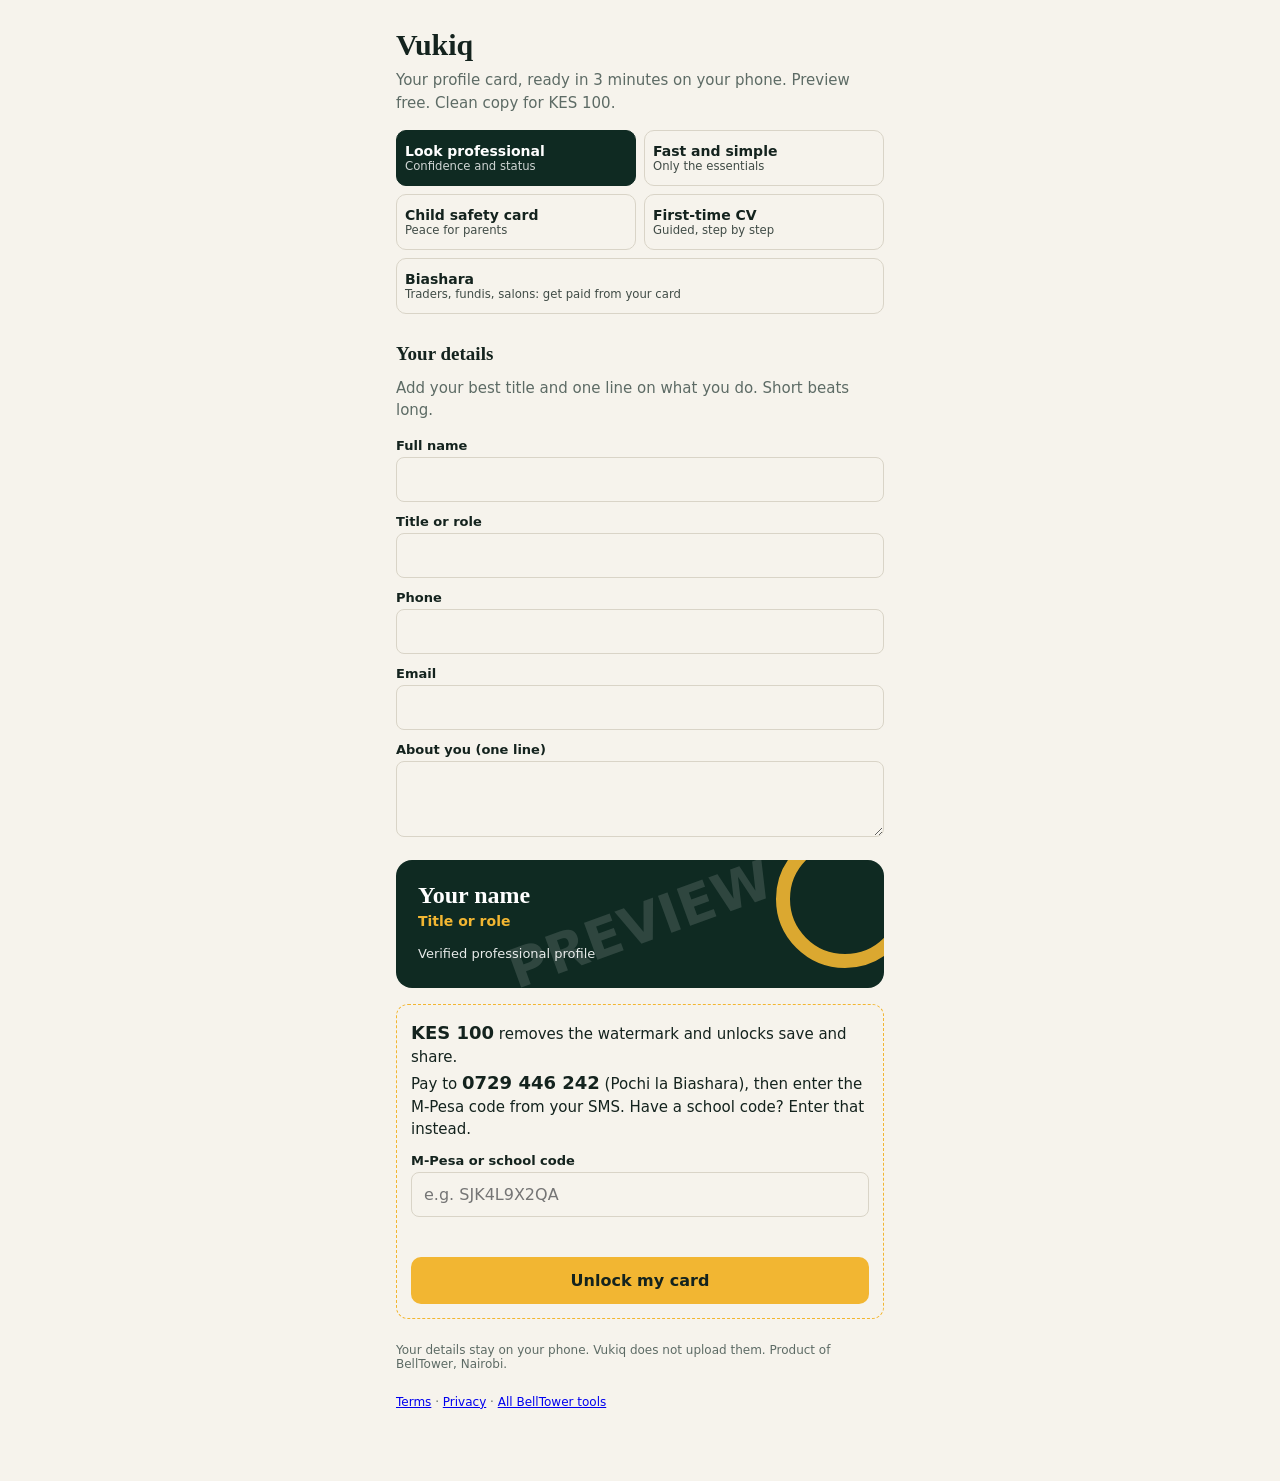
<file: vukiq/index.html>
<!DOCTYPE html>
<html lang="en"><head><meta charset="utf-8">
<meta name="viewport" content="width=device-width,initial-scale=1,viewport-fit=cover">
<meta name="theme-color" content="#0f2a22"><link rel="manifest" href="manifest.json"><link rel="icon" href="icon.svg">
<title>Vukiq – Your Pocket Profile</title>
<style>
:root{--bg:#f6f3ec;--ink:#14231e;--g:#0f2a22;--gold:#f2b632;--mut:#5d6b65;--line:#d9d4c7}
@media(prefers-color-scheme:dark){:root{--bg:#0b1411;--ink:#eef0ea;--mut:#9fb0a8;--line:#27382f}}
*{box-sizing:border-box}html,body{margin:0}
body{background:var(--bg);color:var(--ink);font:16px/1.5 Georgia,'Times New Roman',serif;padding:env(safe-area-inset-top) 0 env(safe-area-inset-bottom)}
main{max-width:520px;margin:auto;padding:20px 16px 60px}
h1{font-size:30px;line-height:1.1;margin:8px 0}h2{font-size:19px;margin:26px 0 8px}
p.s{color:var(--mut);margin:0 0 16px;font-family:system-ui,sans-serif;font-size:15px}
label{display:block;font:600 13px system-ui,sans-serif;margin:12px 0 4px}
input,textarea,select{width:100%;padding:12px;border:1px solid var(--line);border-radius:8px;background:transparent;color:inherit;font:16px system-ui,sans-serif}
textarea{min-height:76px}
:focus-visible{outline:3px solid var(--gold);outline-offset:2px}
.modes{display:grid;grid-template-columns:1fr 1fr;gap:8px}
.modes button{padding:12px 8px;border:1px solid var(--line);border-radius:10px;background:transparent;color:inherit;font:600 14px system-ui,sans-serif;text-align:left}
.modes button[aria-pressed=true]{background:var(--g);color:#fff;border-color:var(--g)}
.modes button:last-child{grid-column:1/-1}.modes small{display:block;font-weight:400;opacity:.8}
.card{margin-top:16px;border-radius:16px;background:var(--g);color:#fff;padding:22px;position:relative;overflow:hidden;font-family:system-ui,sans-serif}
.card:after{content:"";position:absolute;right:-30px;top:-30px;width:110px;height:110px;border:14px solid var(--gold);border-radius:50%;opacity:.9}
.card h3{font:700 24px Georgia,serif;margin:0 0 2px;max-width:80%}.card .t{color:var(--gold);font-weight:600;margin:0 0 12px}
.card p{margin:3px 0;font-size:14px}.card .tag{margin-top:12px;font-size:13px;opacity:.9}
.wm{position:absolute;inset:0;display:grid;place-items:center;font:800 54px system-ui;color:#ffffff22;transform:rotate(-20deg);pointer-events:none}
.unlocked .wm{display:none}
.btn{display:block;width:100%;padding:14px;border:0;border-radius:10px;background:var(--gold);color:#14231e;font:700 16px system-ui,sans-serif;margin-top:12px}
.btn.alt{background:transparent;color:inherit;border:1px solid var(--line)}
.pay{border:1px dashed var(--gold);border-radius:12px;padding:14px;margin-top:16px;font-family:system-ui,sans-serif;font-size:15px}
.pay b{font-size:18px}#msg{min-height:22px;font:14px system-ui;margin-top:6px}
.fine{font:12px system-ui;color:var(--mut);margin-top:24px}
@media print{body *{visibility:hidden}.card,.card *{visibility:visible}.card{position:absolute;left:0;top:0;width:100%;-webkit-print-color-adjust:exact;print-color-adjust:exact}}
</style></head><body><main>
<h1>Vukiq</h1>
<p class="s">Your profile card, ready in 3 minutes on your phone. Preview free. Clean copy for KES 100.</p>
<div class="modes" role="group" aria-label="Who is this for">
<button data-m="pro" aria-pressed="true">Look professional<small>Confidence and status</small></button>
<button data-m="busy" aria-pressed="false">Fast and simple<small>Only the essentials</small></button>
<button data-m="kid" aria-pressed="false">Child safety card<small>Peace for parents</small></button>
<button data-m="new" aria-pressed="false">First-time CV<small>Guided, step by step</small></button>
<button data-m="biz" aria-pressed="false">Biashara<small>Traders, fundis, salons: get paid from your card</small></button></div>
<h2>Your details</h2>
<p class="s" id="hint"></p>
<label for="n">Full name</label><input id="n" autocomplete="name">
<label for="r" id="rl">Title or role</label><input id="r">
<label for="p">Phone</label><input id="p" type="tel" inputmode="tel" autocomplete="tel">
<label for="e">Email</label><input id="e" type="email" autocomplete="email">
<div id="biz" hidden><label for="t">Till or Pochi number</label><input id="t" inputmode="numeric"></div>
<label for="a" id="al">About you (one line)</label><textarea id="a"></textarea>
<div class="card" id="card"><h3 id="cn">Your name</h3><p class="t" id="cr">Your title</p><p id="cp"></p><p id="ce"></p><p id="ca"></p><div id="cs"></div><p id="ctl" style="font-weight:700;color:var(--gold);margin-top:8px"></p><p class="tag" id="ct">Made with Vukiq</p><div class="wm">PREVIEW</div></div>
<div class="pay" id="pay"><b>KES 100</b> removes the watermark and unlocks save and share.<br>
Pay to <b id="till"></b> (<span id="tt"></span>), then enter the M-Pesa code from your SMS. Have a school code? Enter that instead.
<label for="c">M-Pesa or school code</label><input id="c" maxlength="14" autocapitalize="characters" placeholder="e.g. SJK4L9X2QA">
<div id="msg" role="status"></div><button class="btn" id="unlock">Unlock my card</button></div>
<div id="acts" hidden><button class="btn" id="vcf">Save as contact (.vcf)</button><button class="btn alt" id="prt">Print or save as PDF</button><button class="btn alt" id="shr">Share</button></div>
<p class="fine">Your details stay on your phone. Vukiq does not upload them. Product of BellTower, Nairobi.</p>
<p class="fine"><a href="../terms.html">Terms</a> · <a href="../privacy.html">Privacy</a> · <a href="../">All BellTower tools</a></p>
</main>
<script>
const CONFIG={payTo:"0729 446 242",payType:"Pochi la Biashara",verifyUrl:"",price:100};
const $=i=>document.getElementById(i);let mode='pro',issuer='';
const M={pro:{h:"Add your best title and one line on what you do. Short beats long.",r:"Title or role",a:"About you (one line)",tag:"Verified professional profile"},
busy:{h:"Name and phone are enough. Add more later.",r:"What you do",a:"One line (optional)",tag:"Call or WhatsApp me"},
kid:{h:"Put the child's name, then a parent's phone. Print it and keep it in the school bag.",r:"School and class",a:"Allergies or medical notes",tag:"If found, please call the parent"},
biz:{h:"Add your till and what you sell, one item per line with its price. Customers can pay you straight from this card.",r:"Business name or trade",a:"Services and prices, one per line",tag:"Lipa na M-Pesa"},
new:{h:"New to this? Write what you studied, one skill, and one thing you want to do.",r:"What you studied or want to do",a:"Your top skill, e.g. 'Good with Excel and customers'",tag:"Ready to learn and work"}};
function draw(){const m=M[mode];$('hint').textContent=m.h;$('rl').textContent=m.r;$('al').textContent=m.a;
$('cn').textContent=$('n').value||'Your name';$('cr').textContent=$('r').value||m.r;
$('cp').textContent=$('p').value?'☎ '+$('p').value:'';$('ce').textContent=$('e').value?'✉ '+$('e').value:'';const biz=mode==='biz';$('biz').hidden=!biz;$('ca').textContent=biz?'':$('a').value;
$('cs').innerHTML='';if(biz)$('a').value.split('\n').filter(x=>x.trim()).slice(0,8).forEach(x=>{const d=document.createElement('p');d.textContent='• '+x;$('cs').appendChild(d)});
$('ctl').textContent=biz&&$('t').value?'Lipa na M-Pesa: '+$('t').value:'';$('ct').textContent=(issuer?issuer+' · ':'')+m.tag;
try{localStorage.setItem('vq',JSON.stringify({mode,n:$('n').value,r:$('r').value,p:$('p').value,e:$('e').value,a:$('a').value,t:$('t').value}))}catch(x){}}
document.querySelectorAll('.modes button').forEach(b=>b.onclick=()=>{mode=b.dataset.m;document.querySelectorAll('.modes button').forEach(x=>x.setAttribute('aria-pressed',x===b));draw()});
['n','r','p','e','a','t'].forEach(i=>$(i).oninput=draw);
$('till').textContent=CONFIG.payTo;$('tt').textContent=CONFIG.payType;
function setUnlocked(){$('card').classList.add('unlocked');$('pay').hidden=true;$('acts').hidden=false}
let HASHES={};fetch('hashes.json').then(r=>r.json()).then(j=>HASHES=j).catch(()=>{});
async function sha(x){const b=await crypto.subtle.digest('SHA-256',new TextEncoder().encode(x));return[...new Uint8Array(b)].map(v=>v.toString(16).padStart(2,'0')).join('')}
async function unlock(){const c=$('c').value.trim().toUpperCase().replace(/[\s-]/g,'');
if(c.length===12){const h=await sha(c);const b=(HASHES.batches||[]).find(b=>b.hashes.includes(h));
if(!b){$('msg').textContent='School code not recognised. Check it, or connect to the internet once and try again.';return}
let u=[];try{u=JSON.parse(localStorage.getItem('vqu')||'[]')}catch(x){}
if(u.includes(h)){$('msg').textContent='This code was already used on this phone.';return}
u.push(h);issuer=b.school;try{localStorage.setItem('vqu',JSON.stringify(u));localStorage.setItem('vqok','1');localStorage.setItem('vqs',issuer)}catch(x){}setUnlocked();draw();return}
if(!/^[A-Z0-9]{10}$/.test(c)){$('msg').textContent='The code has 10 letters and numbers. Check your M-Pesa SMS.';return}
let used=[];try{used=JSON.parse(localStorage.getItem('vqu')||'[]')}catch(x){}
if(used.includes(c)){$('msg').textContent='This code was already used.';return}
if(CONFIG.verifyUrl){$('msg').textContent='Checking payment…';try{const r=await fetch(CONFIG.verifyUrl,{method:'POST',headers:{'Content-Type':'application/json'},body:JSON.stringify({code:c,amount:CONFIG.price})});const j=await r.json();if(!j.ok){$('msg').textContent='Payment not found yet. Wait a minute and try again.';return}}catch(x){$('msg').textContent='No connection. Try again.';return}}
used.push(c);try{localStorage.setItem('vqu',JSON.stringify(used));localStorage.setItem('vqok','1')}catch(x){}setUnlocked()}
$('unlock').onclick=unlock;$('prt').onclick=()=>print();
$('vcf').onclick=()=>{const v=`BEGIN:VCARD\nVERSION:3.0\nFN:${$('n').value}\nTITLE:${$('r').value}\nTEL:${$('p').value}\nEMAIL:${$('e').value}\nNOTE:${mode==='biz'?'Till '+$('t').value+' | ':''}${$('a').value.replace(/\n/g,'; ')}\nEND:VCARD`;const a=document.createElement('a');a.href=URL.createObjectURL(new Blob([v],{type:'text/vcard'}));a.download=($('n').value||'vukiq')+'.vcf';a.click()};
$('shr').onclick=()=>{const t=`${$('n').value} – ${$('r').value}\n${$('p').value} ${$('e').value}`;navigator.share?navigator.share({text:t}).catch(()=>{}):navigator.clipboard&&navigator.clipboard.writeText(t)};
try{const s=JSON.parse(localStorage.getItem('vq')||'null');if(s){mode=s.mode;['n','r','p','e','a','t'].forEach(i=>$(i).value=s[i]||'');document.querySelectorAll('.modes button').forEach(x=>x.setAttribute('aria-pressed',x.dataset.m===mode))}issuer=localStorage.getItem('vqs')||'';if(localStorage.getItem('vqok'))setUnlocked()}catch(x){}
draw();if('serviceWorker'in navigator)navigator.serviceWorker.register('sw.js').catch(()=>{});
</script></body></html>
</file>
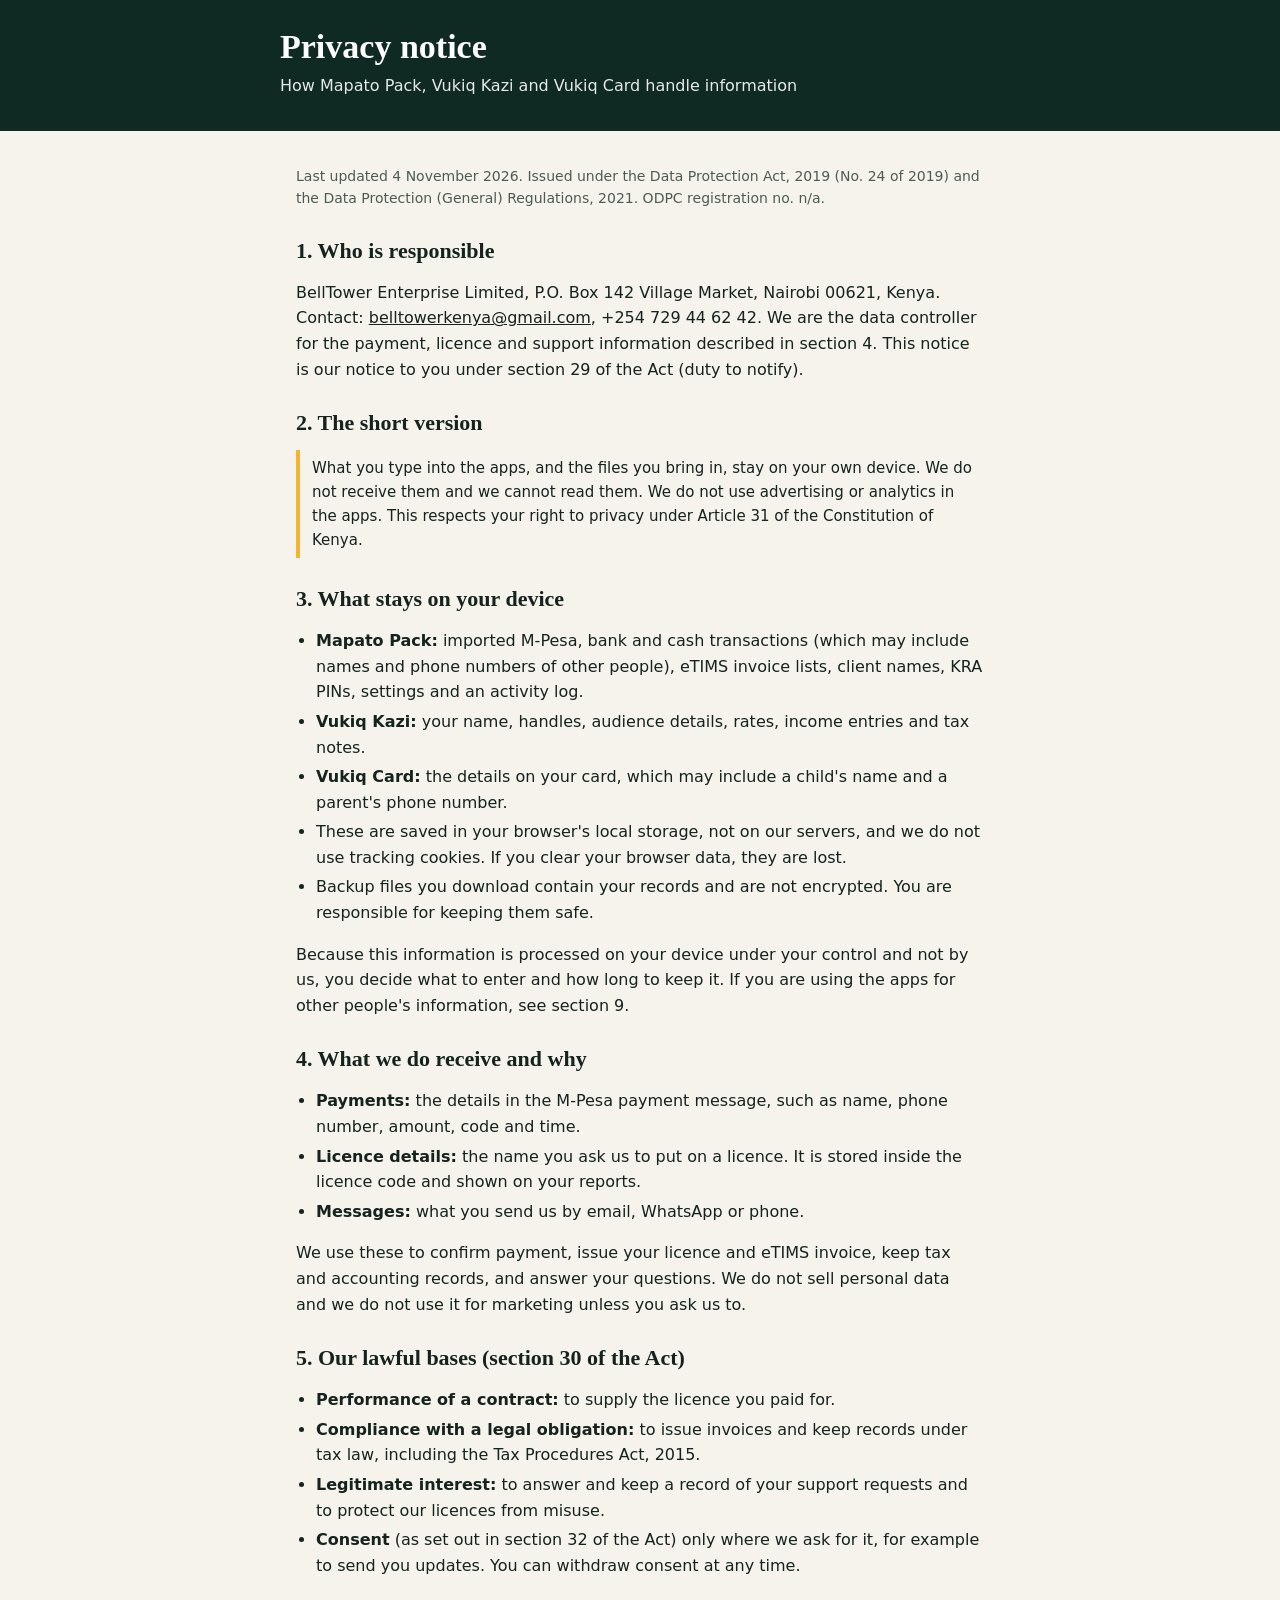
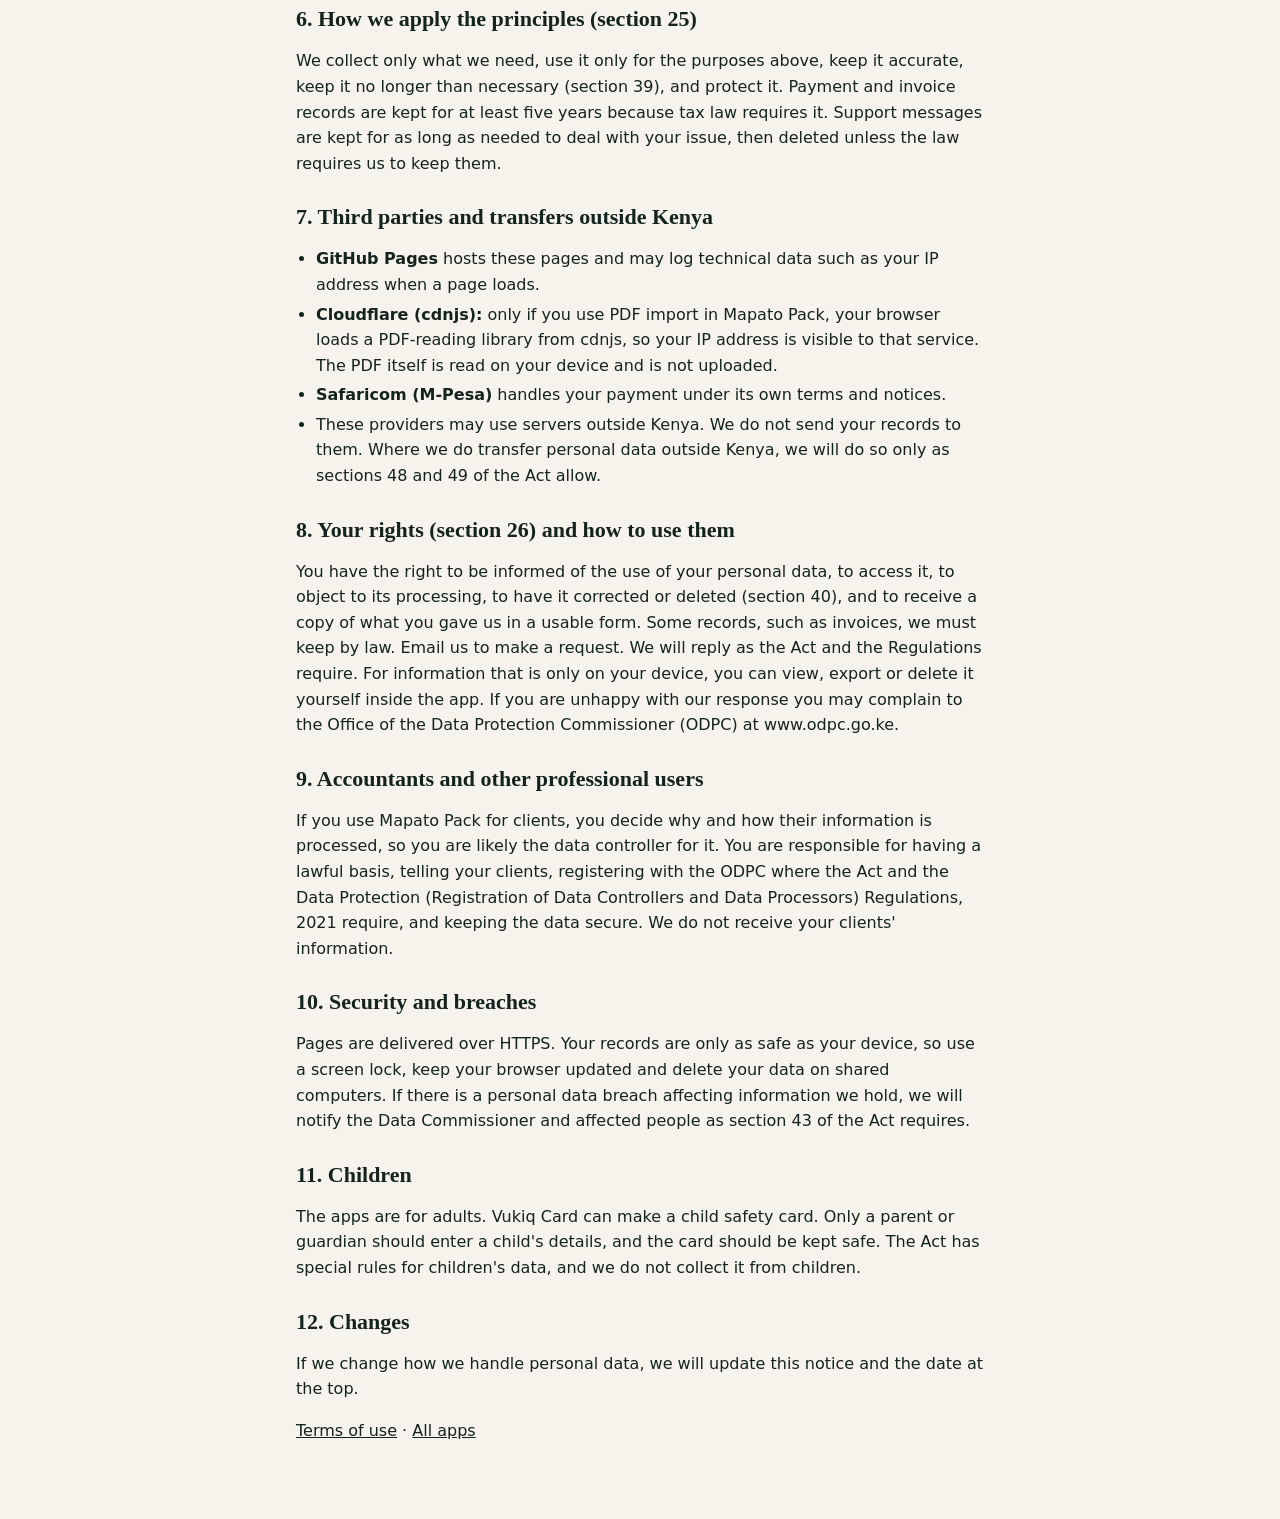
<file: privacy.html>
<!DOCTYPE html><html lang="en"><head><meta charset="utf-8"><meta name="viewport" content="width=device-width,initial-scale=1,viewport-fit=cover"><meta name="theme-color" content="#0f2a22">
<title>Privacy notice – BellTower Tools</title><link rel="icon" href="vukiq-mapato/icon.svg"><link rel="stylesheet" href="site.css"></head><body>
<header class="hero"><div><h1>Privacy notice</h1><p>How Mapato Pack, Vukiq Kazi and Vukiq Card handle information</p></div></header><main>
<p class="meta">Last updated 4 November 2026. Issued under the Data Protection Act, 2019 (No. 24 of 2019) and the Data Protection (General) Regulations, 2021. ODPC registration no. n/a.</p>
<h2>1. Who is responsible</h2><p>BellTower Enterprise Limited, P.O. Box 142 Village Market, Nairobi 00621, Kenya. Contact: <a href="mailto:belltowerkenya@gmail.com">belltowerkenya@gmail.com</a>, +254 729 44 62 42. We are the data controller for the payment, licence and support information described in section 4. This notice is our notice to you under section 29 of the Act (duty to notify).</p>
<h2>2. The short version</h2><div class="note">What you type into the apps, and the files you bring in, stay on your own device. We do not receive them and we cannot read them. We do not use advertising or analytics in the apps. This respects your right to privacy under Article 31 of the Constitution of Kenya.</div>
<h2>3. What stays on your device</h2>
<ul><li><b>Mapato Pack:</b> imported M-Pesa, bank and cash transactions (which may include names and phone numbers of other people), eTIMS invoice lists, client names, KRA PINs, settings and an activity log.</li>
<li><b>Vukiq Kazi:</b> your name, handles, audience details, rates, income entries and tax notes.</li>
<li><b>Vukiq Card:</b> the details on your card, which may include a child's name and a parent's phone number.</li>
<li>These are saved in your browser's local storage, not on our servers, and we do not use tracking cookies. If you clear your browser data, they are lost.</li>
<li>Backup files you download contain your records and are not encrypted. You are responsible for keeping them safe.</li></ul>
<p>Because this information is processed on your device under your control and not by us, you decide what to enter and how long to keep it. If you are using the apps for other people's information, see section 9.</p>
<h2>4. What we do receive and why</h2>
<ul><li><b>Payments:</b> the details in the M-Pesa payment message, such as name, phone number, amount, code and time.</li>
<li><b>Licence details:</b> the name you ask us to put on a licence. It is stored inside the licence code and shown on your reports.</li>
<li><b>Messages:</b> what you send us by email, WhatsApp or phone.</li></ul>
<p>We use these to confirm payment, issue your licence and eTIMS invoice, keep tax and accounting records, and answer your questions. We do not sell personal data and we do not use it for marketing unless you ask us to.</p>
<h2>5. Our lawful bases (section 30 of the Act)</h2>
<ul><li><b>Performance of a contract:</b> to supply the licence you paid for.</li>
<li><b>Compliance with a legal obligation:</b> to issue invoices and keep records under tax law, including the Tax Procedures Act, 2015.</li>
<li><b>Legitimate interest:</b> to answer and keep a record of your support requests and to protect our licences from misuse.</li>
<li><b>Consent</b> (as set out in section 32 of the Act) only where we ask for it, for example to send you updates. You can withdraw consent at any time.</li></ul>
<h2>6. How we apply the principles (section 25)</h2><p>We collect only what we need, use it only for the purposes above, keep it accurate, keep it no longer than necessary (section 39), and protect it. Payment and invoice records are kept for at least five years because tax law requires it. Support messages are kept for as long as needed to deal with your issue, then deleted unless the law requires us to keep them.</p>
<h2>7. Third parties and transfers outside Kenya</h2>
<ul><li><b>GitHub Pages</b> hosts these pages and may log technical data such as your IP address when a page loads.</li>
<li><b>Cloudflare (cdnjs):</b> only if you use PDF import in Mapato Pack, your browser loads a PDF-reading library from cdnjs, so your IP address is visible to that service. The PDF itself is read on your device and is not uploaded.</li>
<li><b>Safaricom (M-Pesa)</b> handles your payment under its own terms and notices.</li>
<li>These providers may use servers outside Kenya. We do not send your records to them. Where we do transfer personal data outside Kenya, we will do so only as sections 48 and 49 of the Act allow.</li></ul>
<h2>8. Your rights (section 26) and how to use them</h2>
<p>You have the right to be informed of the use of your personal data, to access it, to object to its processing, to have it corrected or deleted (section 40), and to receive a copy of what you gave us in a usable form. Some records, such as invoices, we must keep by law. Email us to make a request. We will reply as the Act and the Regulations require. For information that is only on your device, you can view, export or delete it yourself inside the app. If you are unhappy with our response you may complain to the Office of the Data Protection Commissioner (ODPC) at www.odpc.go.ke.</p>
<h2>9. Accountants and other professional users</h2><p>If you use Mapato Pack for clients, you decide why and how their information is processed, so you are likely the data controller for it. You are responsible for having a lawful basis, telling your clients, registering with the ODPC where the Act and the Data Protection (Registration of Data Controllers and Data Processors) Regulations, 2021 require, and keeping the data secure. We do not receive your clients' information.</p>
<h2>10. Security and breaches</h2><p>Pages are delivered over HTTPS. Your records are only as safe as your device, so use a screen lock, keep your browser updated and delete your data on shared computers. If there is a personal data breach affecting information we hold, we will notify the Data Commissioner and affected people as section 43 of the Act requires.</p>
<h2>11. Children</h2><p>The apps are for adults. Vukiq Card can make a child safety card. Only a parent or guardian should enter a child's details, and the card should be kept safe. The Act has special rules for children's data, and we do not collect it from children.</p>
<h2>12. Changes</h2><p>If we change how we handle personal data, we will update this notice and the date at the top.</p>
<p><a href="terms.html">Terms of use</a> · <a href="./">All apps</a></p></main></body></html>
</file>
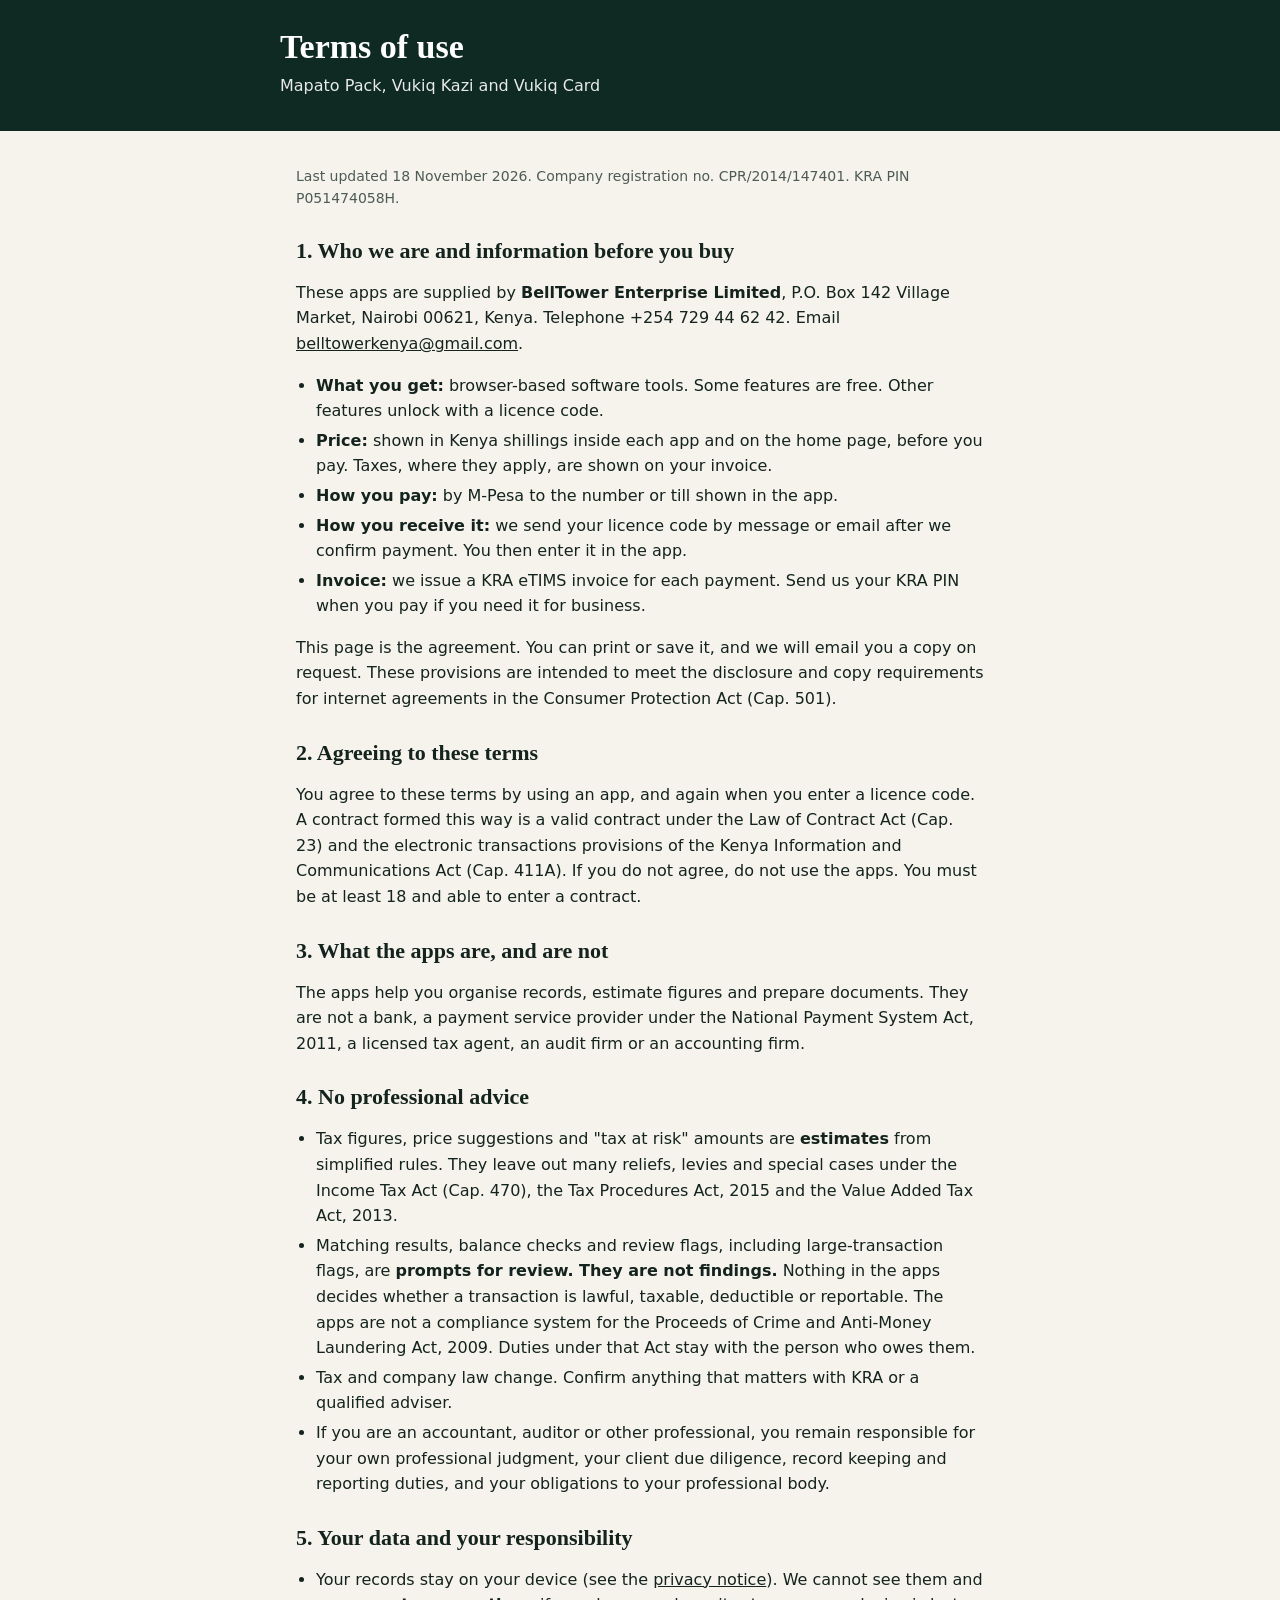
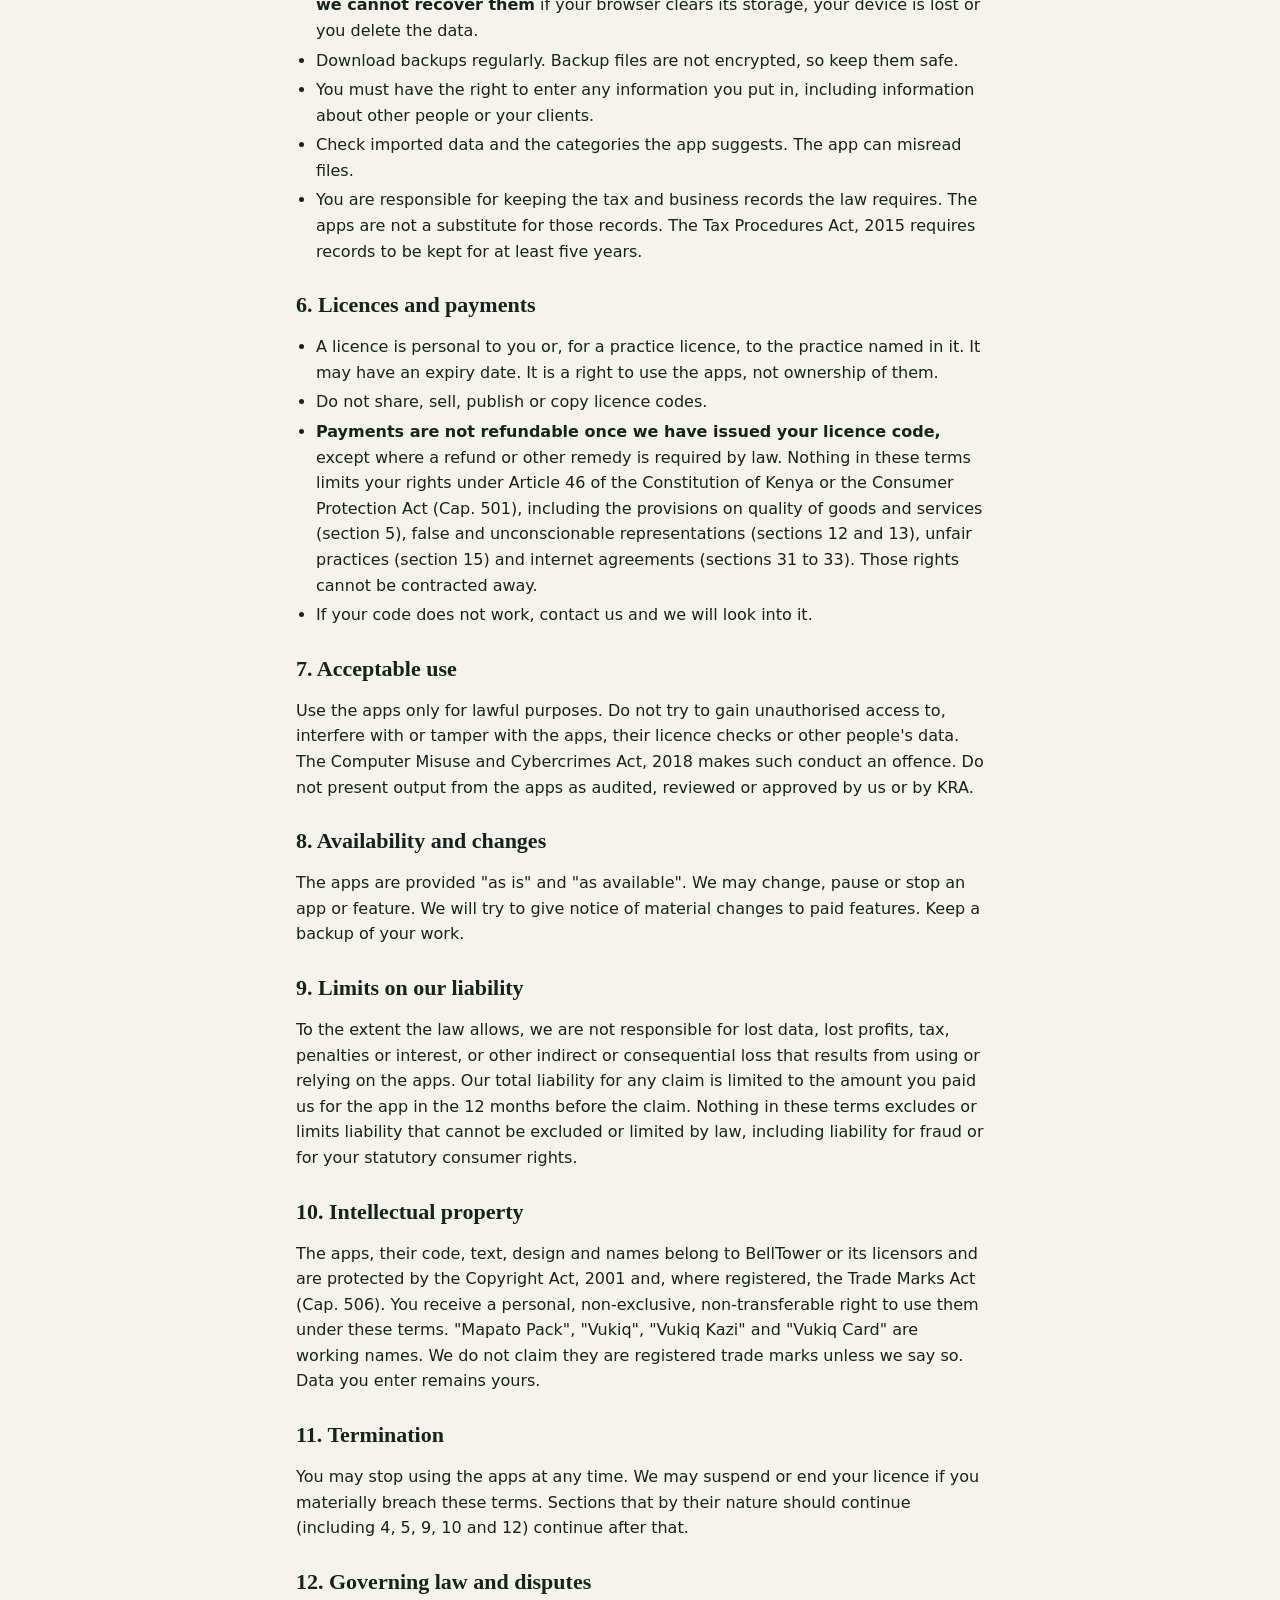
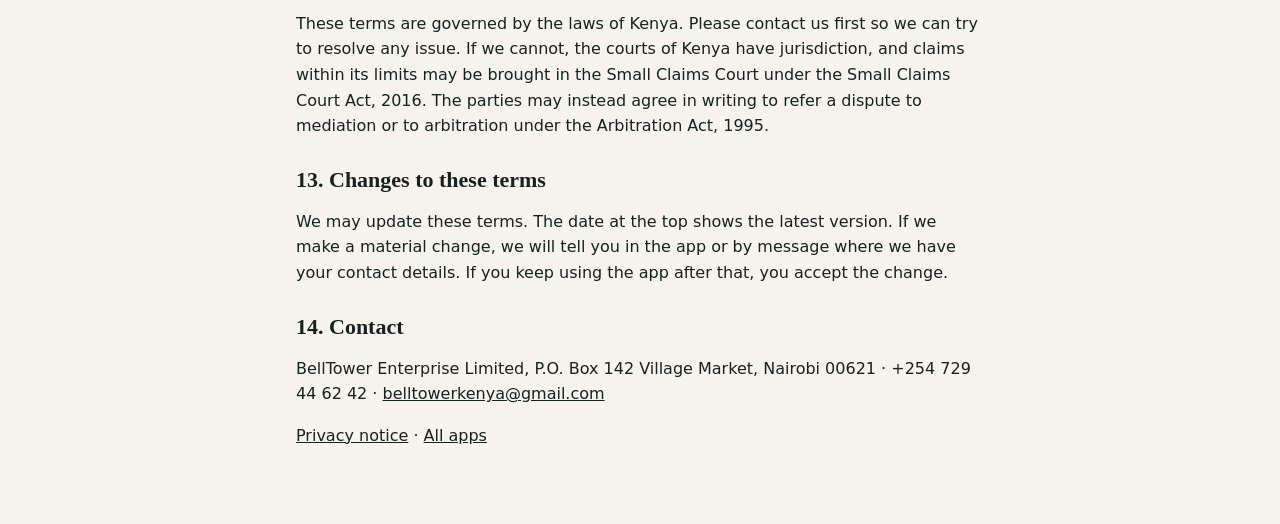
<file: terms.html>
<!DOCTYPE html><html lang="en"><head><meta charset="utf-8"><meta name="viewport" content="width=device-width,initial-scale=1,viewport-fit=cover"><meta name="theme-color" content="#0f2a22">
<title>Terms of use – BellTower Tools</title><link rel="icon" href="vukiq-mapato/icon.svg"><link rel="stylesheet" href="site.css"></head><body>
<header class="hero"><div><h1>Terms of use</h1><p>Mapato Pack, Vukiq Kazi and Vukiq Card</p></div></header><main>
<p class="meta">Last updated 18 November 2026. Company registration no. CPR/2014/147401. KRA PIN P051474058H.</p>
<h2>1. Who we are and information before you buy</h2>
<p>These apps are supplied by <b>BellTower Enterprise Limited</b>, P.O. Box 142 Village Market, Nairobi 00621, Kenya. Telephone +254 729 44 62 42. Email <a href="mailto:belltowerkenya@gmail.com">belltowerkenya@gmail.com</a>.</p>
<ul><li><b>What you get:</b> browser-based software tools. Some features are free. Other features unlock with a licence code.</li>
<li><b>Price:</b> shown in Kenya shillings inside each app and on the home page, before you pay. Taxes, where they apply, are shown on your invoice.</li>
<li><b>How you pay:</b> by M-Pesa to the number or till shown in the app.</li>
<li><b>How you receive it:</b> we send your licence code by message or email after we confirm payment. You then enter it in the app.</li>
<li><b>Invoice:</b> we issue a KRA eTIMS invoice for each payment. Send us your KRA PIN when you pay if you need it for business.</li></ul>
<p>This page is the agreement. You can print or save it, and we will email you a copy on request. These provisions are intended to meet the disclosure and copy requirements for internet agreements in the Consumer Protection Act (Cap. 501).</p>
<h2>2. Agreeing to these terms</h2>
<p>You agree to these terms by using an app, and again when you enter a licence code. A contract formed this way is a valid contract under the Law of Contract Act (Cap. 23) and the electronic transactions provisions of the Kenya Information and Communications Act (Cap. 411A). If you do not agree, do not use the apps. You must be at least 18 and able to enter a contract.</p>
<h2>3. What the apps are, and are not</h2>
<p>The apps help you organise records, estimate figures and prepare documents. They are not a bank, a payment service provider under the National Payment System Act, 2011, a licensed tax agent, an audit firm or an accounting firm.</p>
<h2>4. No professional advice</h2>
<ul><li>Tax figures, price suggestions and "tax at risk" amounts are <b>estimates</b> from simplified rules. They leave out many reliefs, levies and special cases under the Income Tax Act (Cap. 470), the Tax Procedures Act, 2015 and the Value Added Tax Act, 2013.</li>
<li>Matching results, balance checks and review flags, including large-transaction flags, are <b>prompts for review. They are not findings.</b> Nothing in the apps decides whether a transaction is lawful, taxable, deductible or reportable. The apps are not a compliance system for the Proceeds of Crime and Anti-Money Laundering Act, 2009. Duties under that Act stay with the person who owes them.</li>
<li>Tax and company law change. Confirm anything that matters with KRA or a qualified adviser.</li>
<li>If you are an accountant, auditor or other professional, you remain responsible for your own professional judgment, your client due diligence, record keeping and reporting duties, and your obligations to your professional body.</li></ul>
<h2>5. Your data and your responsibility</h2>
<ul><li>Your records stay on your device (see the <a href="privacy.html">privacy notice</a>). We cannot see them and <b>we cannot recover them</b> if your browser clears its storage, your device is lost or you delete the data.</li>
<li>Download backups regularly. Backup files are not encrypted, so keep them safe.</li>
<li>You must have the right to enter any information you put in, including information about other people or your clients.</li>
<li>Check imported data and the categories the app suggests. The app can misread files.</li>
<li>You are responsible for keeping the tax and business records the law requires. The apps are not a substitute for those records. The Tax Procedures Act, 2015 requires records to be kept for at least five years.</li></ul>
<h2>6. Licences and payments</h2>
<ul><li>A licence is personal to you or, for a practice licence, to the practice named in it. It may have an expiry date. It is a right to use the apps, not ownership of them.</li>
<li>Do not share, sell, publish or copy licence codes.</li>
<li><b>Payments are not refundable once we have issued your licence code,</b> except where a refund or other remedy is required by law. Nothing in these terms limits your rights under Article 46 of the Constitution of Kenya or the Consumer Protection Act (Cap. 501), including the provisions on quality of goods and services (section 5), false and unconscionable representations (sections 12 and 13), unfair practices (section 15) and internet agreements (sections 31 to 33). Those rights cannot be contracted away.</li>
<li>If your code does not work, contact us and we will look into it.</li></ul>
<h2>7. Acceptable use</h2>
<p>Use the apps only for lawful purposes. Do not try to gain unauthorised access to, interfere with or tamper with the apps, their licence checks or other people's data. The Computer Misuse and Cybercrimes Act, 2018 makes such conduct an offence. Do not present output from the apps as audited, reviewed or approved by us or by KRA.</p>
<h2>8. Availability and changes</h2>
<p>The apps are provided "as is" and "as available". We may change, pause or stop an app or feature. We will try to give notice of material changes to paid features. Keep a backup of your work.</p>
<h2>9. Limits on our liability</h2>
<p>To the extent the law allows, we are not responsible for lost data, lost profits, tax, penalties or interest, or other indirect or consequential loss that results from using or relying on the apps. Our total liability for any claim is limited to the amount you paid us for the app in the 12 months before the claim. Nothing in these terms excludes or limits liability that cannot be excluded or limited by law, including liability for fraud or for your statutory consumer rights.</p>
<h2>10. Intellectual property</h2>
<p>The apps, their code, text, design and names belong to BellTower or its licensors and are protected by the Copyright Act, 2001 and, where registered, the Trade Marks Act (Cap. 506). You receive a personal, non-exclusive, non-transferable right to use them under these terms. "Mapato Pack", "Vukiq", "Vukiq Kazi" and "Vukiq Card" are working names. We do not claim they are registered trade marks unless we say so. Data you enter remains yours.</p>
<h2>11. Termination</h2>
<p>You may stop using the apps at any time. We may suspend or end your licence if you materially breach these terms. Sections that by their nature should continue (including 4, 5, 9, 10 and 12) continue after that.</p>
<h2>12. Governing law and disputes</h2>
<p>These terms are governed by the laws of Kenya. Please contact us first so we can try to resolve any issue. If we cannot, the courts of Kenya have jurisdiction, and claims within its limits may be brought in the Small Claims Court under the Small Claims Court Act, 2016. The parties may instead agree in writing to refer a dispute to mediation or to arbitration under the Arbitration Act, 1995.</p>
<h2>13. Changes to these terms</h2>
<p>We may update these terms. The date at the top shows the latest version. If we make a material change, we will tell you in the app or by message where we have your contact details. If you keep using the app after that, you accept the change.</p>
<h2>14. Contact</h2><p>BellTower Enterprise Limited, P.O. Box 142 Village Market, Nairobi 00621 · +254 729 44 62 42 · <a href="mailto:belltowerkenya@gmail.com">belltowerkenya@gmail.com</a></p>
<p><a href="privacy.html">Privacy notice</a> · <a href="./">All apps</a></p></main></body></html>
</file>
<file: site.css>
:root{--bg:#f6f3ec;--ink:#14231e;--g:#0f2a22;--gold:#f2b632;--mut:#4d5b55;--line:#d9d4c7}
@media(prefers-color-scheme:dark){:root{--bg:#0b1411;--ink:#eef0ea;--mut:#a9b9b1;--line:#27382f}}
*{box-sizing:border-box}html,body{margin:0}
body{background:var(--bg);color:var(--ink);font:16px/1.6 system-ui,sans-serif;padding:env(safe-area-inset-top) 0 env(safe-area-inset-bottom)}
main{max-width:720px;margin:auto;padding:20px 16px 60px}
header.hero{background:var(--g);color:#fff;padding:28px 16px 32px}header.hero div{max-width:720px;margin:auto}
header.hero h1{font:700 34px/1.1 Georgia,serif;margin:0 0 8px}header.hero p{margin:0;opacity:.9}.tag{color:var(--gold);font-weight:600}
h2{font:700 22px Georgia,serif;margin:28px 0 8px}h3{font:700 17px system-ui;margin:20px 0 4px}
a{color:inherit}:focus-visible{outline:3px solid var(--gold);outline-offset:2px}
.card{border:1px solid var(--line);border-radius:14px;padding:16px;margin:14px 0}
.card h2{margin:0 0 4px}.card p{margin:6px 0}.price{color:var(--mut);font-size:14px}
.btn{display:inline-block;padding:12px 18px;border-radius:10px;background:var(--gold);color:#14231e;font-weight:700;text-decoration:none;margin-top:8px}
.note{border-left:4px solid var(--gold);padding:6px 12px;margin:14px 0;font-size:15px}
footer{max-width:720px;margin:auto;padding:0 16px 40px;font-size:14px;color:var(--mut)}
ul{padding-left:20px}li{margin:4px 0}.meta{color:var(--mut);font-size:14px}
</file>
